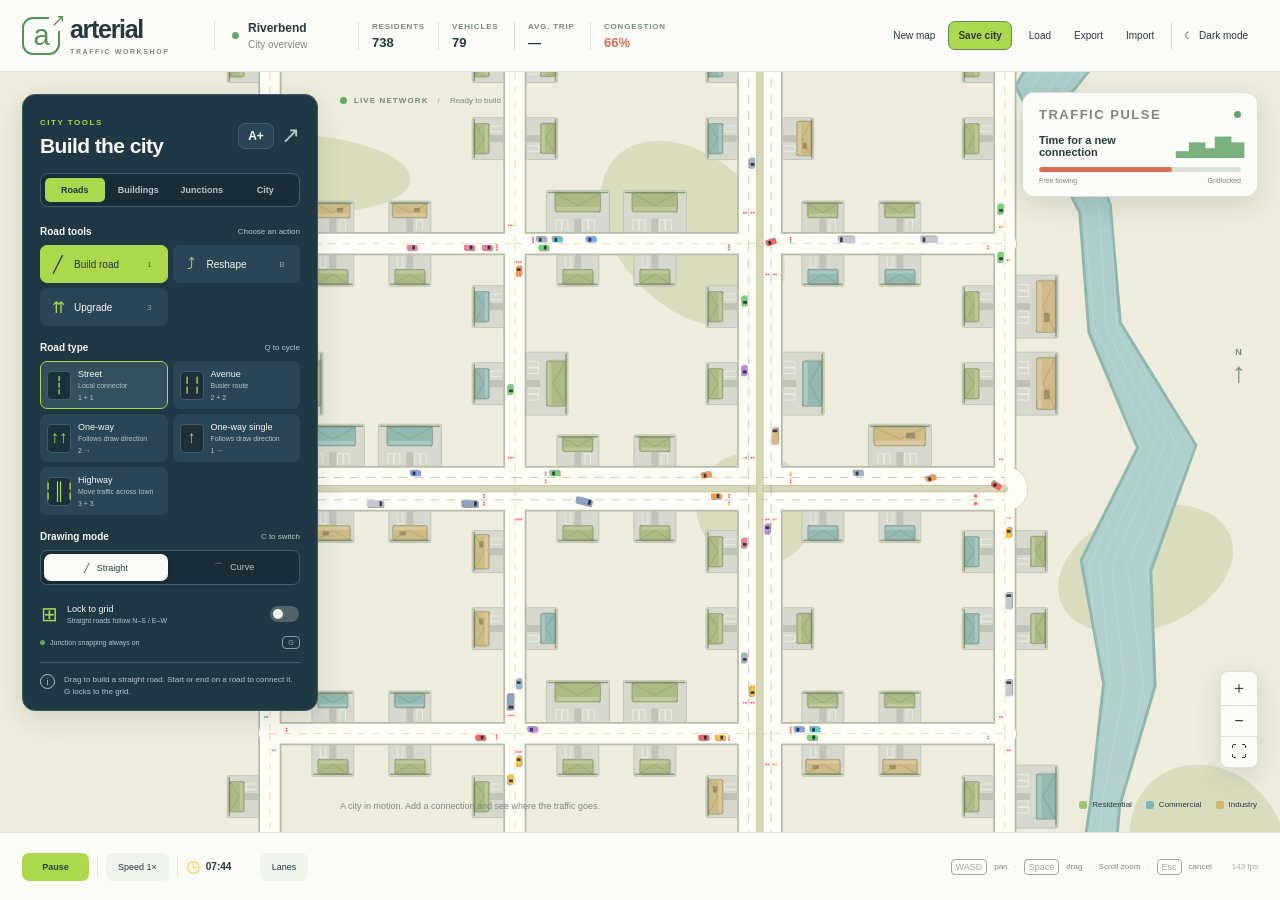
<file: index.html>
<!doctype html>
<html lang="en" data-theme="light">
<head>
  <meta charset="utf-8">
  <meta name="viewport" content="width=device-width,initial-scale=1">
  <title>Arterial — Traffic workshop</title>
  <link rel="stylesheet" href="styles.css?v=buildings-6">
  <script src="building-placement.js?v=1" defer></script>
  <script src="road-editor.js" defer></script>
  <script src="city-save.js?v=8" defer></script>
  <script src="pre-sorting.js?v=5" defer></script>
  <script src="traffic-diagnostics.js?v=1" defer></script>
  <script src="game.js?v=21" defer></script>
</head>
<body>
  <header class="topbar">
    <a class="brand" href="#" aria-label="Arterial home">
      <span class="brand-mark">a<span>↗</span></span>
      <span>arterial<small>TRAFFIC WORKSHOP</small></span>
    </a>
    <div class="session">
      <span class="live-dot"></span>
      <span>Riverbend<small>City overview</small></span>
    </div>
    <div class="city-metrics" aria-label="Live city statistics">
      <div class="city-stat population-stat"><span>Residents</span><b id="h-pop">0</b></div>
      <div class="city-stat"><span>Vehicles</span><b id="h-cars">0</b></div>
      <div class="city-stat"><span>Avg. trip</span><b id="h-trip">—</b></div>
      <div class="city-stat congestion-stat"><span>Congestion</span><b id="h-stress">0%</b></div>
    </div>
    <nav class="city-actions" aria-label="City and appearance">
      <button id="btn-new-map" title="Create a blank map">New map</button>
      <button id="btn-save" class="save-action" title="Save city in this browser">Save city</button>
      <button id="btn-load">Load</button>
      <button id="btn-export" title="Download a city backup">Export</button>
      <button id="btn-import">Import</button>
      <button id="btn-theme" class="theme" aria-label="Switch to dark mode">☾ <span>Dark mode</span></button>
    </nav>
  </header>

  <main id="stage">
    <canvas id="cv" aria-label="Traffic map. Drag to build a road. Use WASD or hold Space and drag to pan; scroll to zoom."></canvas>
    <div class="map-label"><span class="live-dot"></span> LIVE NETWORK <span class="separator">/</span> <span id="save-state">Ready to build</span></div>

    <aside id="sidebar" aria-label="City building tools">
      <div class="panel-heading">
        <div><span class="eyebrow">CITY TOOLS</span><h1>Build the city</h1></div>
        <div class="panel-heading-actions">
          <button id="btn-text-size" class="text-size-toggle" type="button" aria-label="Increase City Tools text size" aria-pressed="false" title="Increase text size">A+</button>
          <span class="panel-icon" aria-hidden="true">↗</span>
        </div>
      </div>

      <div class="category-tabs" role="group" aria-label="Tool categories">
        <button class="category-tab on" data-tool="ROAD" data-category="roads" aria-pressed="true">Roads</button>
        <button class="category-tab" data-tool="BUILDING" data-category="buildings" aria-pressed="false">Buildings</button>
        <button class="category-tab" data-tool="JUNCTION" data-category="junctions" aria-pressed="false">Junctions</button>
        <button class="category-tab" data-tool="BULLDOZE" data-category="city" aria-pressed="false">City</button>
      </div>

      <section class="category-panel" id="panel-roads" data-category-panel="roads" aria-label="Road tools">
        <div class="section-title">Road tools <span>Choose an action</span></div>
        <div class="tool-grid">
          <button data-tool="ROAD" class="tool"><span class="tool-icon">╱</span><span>Build road</span><kbd>1</kbd></button>
          <button data-tool="BEND" class="tool"><span class="tool-icon">⤴</span><span>Reshape</span><kbd>B</kbd></button>
          <button data-tool="UPGRADE" class="tool"><span class="tool-icon">⇈</span><span>Upgrade</span><kbd>3</kbd></button>
        </div>
        <section id="panel-road">
          <div class="section-title">Road type <span>Q to cycle</span></div>
          <div class="road-types">
            <button data-road="STREET"><span class="road-symbol">┆</span><span>Street<small>Local connector</small></span><em>1 + 1</em></button>
            <button data-road="AVENUE"><span class="road-symbol">╎╎</span><span>Avenue<small>Busier route</small></span><em>2 + 2</em></button>
            <button data-road="ONEWAY"><span class="road-symbol">↑↑</span><span>One-way<small>Follows draw direction</small></span><em>2 →</em></button>
            <button data-road="ONEWAY_SINGLE"><span class="road-symbol">↑</span><span>One-way single<small>Follows draw direction</small></span><em>1 →</em></button>
            <button data-road="HIGHWAY"><span class="road-symbol">╎║╎</span><span>Highway<small>Move traffic across town</small></span><em>3 + 3</em></button>
          </div>
          <div id="drawing-options">
            <div class="section-title">Drawing mode <span>C to switch</span></div>
            <div class="segmented"><button data-draw="straight">╱ &nbsp; Straight</button><button data-draw="curve">⌒ &nbsp; Curve</button></div>
            <button id="btn-grid" class="grid-toggle" aria-pressed="false">
              <span class="grid-icon">⊞</span>
              <span>Lock to grid<small>Straight roads follow N–S / E–W</small></span>
              <span class="switch"></span>
            </button>
            <div class="snap-status"><span class="live-dot"></span> Junction snapping always on <kbd>G</kbd></div>
          </div>
        </section>
      </section>

      <section class="category-panel" id="panel-buildings" data-category-panel="buildings" aria-label="Building placement" hidden>
        <div class="section-title">Place buildings <span>2 to build</span></div>
        <section id="panel-building">
          <div class="building-types" role="group" aria-label="Building type">
            <button type="button" data-building-type="R" aria-pressed="true"><i class="dot residential"></i>Residential</button>
            <button type="button" data-building-type="C" aria-pressed="false"><i class="dot commercial"></i>Commercial</button>
            <button type="button" data-building-type="I" aria-pressed="false"><i class="dot industry"></i>Industrial</button>
          </div>
          <div class="section-title">Building size <span>Parking included</span></div>
          <div class="segmented building-sizes" role="group" aria-label="Building size">
            <button type="button" data-building-size="S" aria-pressed="true">Small<small>4 × 3</small></button>
            <button type="button" data-building-size="M" aria-pressed="false">Medium<small>6 × 4</small></button>
            <button type="button" data-building-size="L" aria-pressed="false">Large<small>8 × 8</small></button>
          </div>
          <p id="building-summary" class="building-summary">4 × 3 tiles · 1 parking space</p>
          <p class="panel-note">Click beside a road to place. Drag along the same road to preview a row, then release to build. Esc or right-click cancels. Use City removal to demolish.</p>
        </section>
      </section>

      <section class="category-panel" id="panel-junctions" data-category-panel="junctions" aria-label="Junction tools" hidden>
        <div class="section-title">Manage intersections <span>Choose a tool</span></div>
        <div class="tool-list">
          <button data-tool="JUNCTION" class="tool"><span class="tool-icon">⦿</span><span>Traffic signals<small>Cycle signals, stop, and yield</small></span><kbd>4</kbd></button>
          <button data-tool="ROUNDABOUT" class="tool"><span class="tool-icon">↻</span><span>Roundabout<small>Convert or restore a junction</small></span><kbd>5</kbd></button>
          <button data-tool="PRIORITY" class="tool"><span class="tool-icon">◇</span><span>Priority road<small>Choose the approaches with right of way</small></span></button>
          <button data-tool="LANE_CONNECTIONS" class="tool"><span class="tool-icon">↗</span><span>Lane connections<small>Draw where each lane can go</small></span></button>
          <button data-tool="PRE_SORTING" class="tool"><span class="tool-icon">⇶</span><span>Pre-sorting lanes<small>Add turning lanes one side at a time</small></span></button>
        </div>
        <div id="lane-edit-controls" hidden>
          <p id="lane-edit-status" class="panel-note">Select a regular junction to show its lane connections.</p>
          <button id="btn-lane-reset" class="tool" type="button" disabled><span class="tool-icon">↶</span><span>Reset selected lane</span></button>
        </div>
        <div id="pre-sorting-controls" hidden>
          <p class="panel-note">Extra lanes on one approach</p>
          <div class="segmented" role="group" aria-label="Number of pre-sorting boxes per approach">
            <button id="btn-presort-one" type="button" aria-pressed="true">1 box</button>
            <button id="btn-presort-two" type="button" aria-pressed="false">2 boxes</button>
          </div>
          <p class="panel-note">Select a crossing, then hover an incoming arm for a green preview. Click to add lanes on that side; click it again to remove them. One adds a left-turn lane, or right if left is unavailable; two adds both where available. Changing this choice affects new placements only. Drag blue handles to set lane length.</p>
          <button id="btn-presort-remove" class="tool" type="button" disabled>Remove all pre-sorting lanes</button>
        </div>
      </section>

      <section class="category-panel" id="panel-city" data-category-panel="city" aria-label="City management" hidden>
        <div class="section-title">City management <span>Live overview</span></div>
        <button id="btn-city-removal" type="button" class="tool primary-tool" aria-pressed="false"><span class="tool-icon">×</span><span id="city-removal-label">Remove roads or buildings · Off</span><kbd>6</kbd></button>
        <p class="panel-note">Click a vehicle on the map to inspect its movement state.</p>
        <section id="car-inspector" class="car-inspector" aria-label="Selected vehicle diagnostics" hidden>
          <div class="section-title">Selected vehicle <span>Live diagnostics</span></div>
          <div class="car-debug-list">
            <div class="car-debug-row"><span>Vehicle</span><b id="car-debug-identity">—</b></div>
            <div class="car-debug-row"><span>Speed / desired</span><b id="car-debug-speed">—</b></div>
            <div class="car-debug-row"><span>Continuous stop</span><b id="car-debug-stopped">—</b></div>
            <div class="car-debug-row"><span>Current track</span><b id="car-debug-track">—</b></div>
            <div class="car-debug-row"><span>Route / next movement</span><b id="car-debug-route">—</b></div>
            <div class="car-debug-row"><span>Nearest leader</span><b id="car-debug-leader">—</b></div>
            <div class="car-debug-row"><span>Junction claim</span><b id="car-debug-claim">—</b></div>
            <div class="car-debug-row"><span>Arbiter wait reason</span><b id="car-debug-wait">—</b></div>
            <div class="car-debug-row car-debug-limiter"><span>Motion constraint · last step</span><b id="car-debug-limiter">—</b></div>
            <div class="car-debug-row"><span>Speed caps</span><b id="car-debug-speed-caps">—</b></div>
          </div>
        </section>
        <div class="stats" aria-label="City statistics">
          <span>Population<b id="s-pop">0</b></span>
          <span>Jobs<b id="s-jobs">0</b></span>
          <span>Happiness<b id="s-happy">0%</b></span>
          <span>Buildings<b id="s-bld">0</b></span>
          <span>Vehicles<b id="s-cars">0</b></span>
          <span>Average trip<b id="s-trip">—</b></span>
          <span>Congestion<b id="s-stress">0%</b></span>
          <span>Junctions / roads<b id="s-graph">0 / 0</b></span>
          <span>Queued vehicles<b id="s-queued">0</b></span>
          <span>Trips per minute<b id="s-throughput">0</b></span>
          <span>95% of trips within<b id="s-trip-p95">—</b></span>
          <span>Main queue cause<b id="s-wait-cause">—</b></span>
        </div>
        <div class="demand" aria-label="Development demand">
          <span>Housing demand<i class="track"><i id="bar-r"></i></i></span>
          <span>Shop demand<i class="track"><i id="bar-c"></i></i></span>
          <span>Industry demand<i class="track"><i id="bar-i"></i></i></span>
        </div>
        <button id="btn-restart" class="new-city">↺ &nbsp; New city</button>
      </section>

      <section class="tool-help" aria-live="polite"><span class="help-icon">i</span><p id="hint">Drag between two points to build a straight road.</p></section>
    </aside>

    <section id="hud" aria-label="Traffic overview">
      <div class="hud-heading"><span class="eyebrow">TRAFFIC PULSE</span><span class="live-dot"></span></div>
      <div class="traffic-main"><span id="flow-status">The city is moving</span><span class="pulse-lines">▂▅▃▇▅</span></div>
      <div class="flow-track"><i id="flow-fill"></i></div>
      <div class="flow-label"><span>Free flowing</span><span>Gridlocked</span></div>
    </section>

    <div class="compass" aria-label="North is up"><b>N</b><span>↑</span></div>
    <div class="map-legend"><span><i class="dot residential"></i>Residential</span><span><i class="dot commercial"></i>Commercial</span><span><i class="dot industry"></i>Industry</span></div>
    <div class="view-controls"><button id="btn-zoom-in" aria-label="Zoom in">＋</button><button id="btn-zoom-out" aria-label="Zoom out">−</button><button id="btn-fit" aria-label="Fit city in view" title="Fit city (F)">⛶</button></div>

    <div class="bottom-bar">
      <div class="sim-controls">
        <button id="btn-pause" aria-label="Pause simulation">Pause</button>
        <span class="divider"></span>
        <button id="btn-speed">Speed 1×</button>
        <span class="divider"></span>
        <div id="clock"><span id="sun">◷</span><span id="clock-t">08:00</span></div>
        <button id="btn-debug" title="Show lane routing (L)">Lanes</button>
      </div>
      <div class="navigation-hint"><kbd>WASD</kbd> pan <span>·</span> <kbd>Space</kbd> drag <span>·</span> Scroll zoom <span>·</span> <kbd>Esc</kbd> cancel</div>
      <span class="fps"><span id="h-fps">60</span> fps</span>
    </div>

    <div id="toast" role="status" aria-live="polite"></div>
    <div id="tip">A city in motion. Add a connection and see where the traffic goes.</div>
    <input id="import-file" type="file" accept="application/json,.json" hidden>
    <dialog id="load-dialog"><form method="dialog"><h2>Load a city</h2><p>Your current unsaved changes will be replaced.</p><div class="dialog-actions"><button value="cancel">Cancel</button><button id="load-manual" value="manual">Load saved city</button><button id="load-recovery" value="recovery">Load recovery</button></div></form></dialog>
    <dialog id="new-dialog"><form method="dialog"><h2 id="new-title">Start a new city?</h2><p id="new-description">Save or export first to keep your current road network.</p><div class="dialog-actions"><button value="cancel">Keep playing</button><button id="new-confirm" value="new">New city</button></div></form></dialog>
  </main>
</body>
</html>
</file>
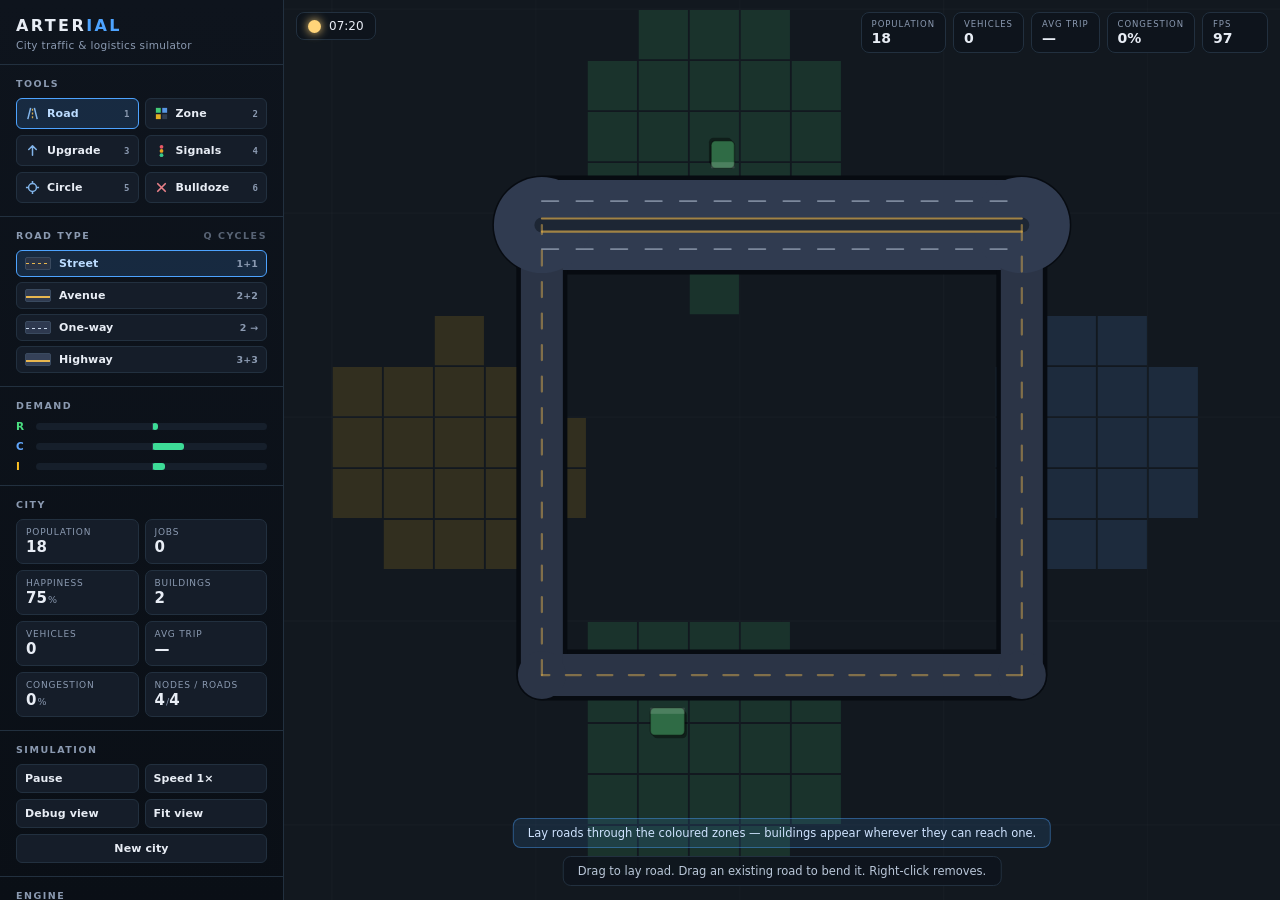
<file: arterial-original.html>
<!DOCTYPE html>
<html lang="en">
<head>
<meta charset="UTF-8">
<meta name="viewport" content="width=device-width, initial-scale=1">
<title>Arterial — City Traffic Simulator</title>
<style>
  :root{
    --bg:#070a10; --panel:#0e141d; --panel2:#151d29; --line:#22303f;
    --text:#e8edf5; --dim:#8b9ab1; --accent:#4da3ff; --good:#3ddc97;
    --warn:#ffb020; --bad:#ff5f6d;
    --zr:#4ade80; --zc:#60a5fa; --zi:#fbbf24;
  }
  *{box-sizing:border-box;margin:0;padding:0}
  html,body{height:100%}
  body{
    font-family:ui-sans-serif,system-ui,-apple-system,"Segoe UI",Roboto,sans-serif;
    background:var(--bg);color:var(--text);display:flex;overflow:hidden;
    -webkit-font-smoothing:antialiased;user-select:none;
  }

  #sidebar{
    width:284px;flex:0 0 284px;background:linear-gradient(180deg,var(--panel),#0a0f16);
    border-right:1px solid var(--line);display:flex;flex-direction:column;
    z-index:20;overflow-y:auto;scrollbar-width:thin;scrollbar-color:#22303f transparent;
  }
  #sidebar::-webkit-scrollbar{width:8px}
  #sidebar::-webkit-scrollbar-thumb{background:#22303f;border-radius:8px}

  .brand{padding:16px 16px 13px;border-bottom:1px solid var(--line)}
  .brand h1{font-size:16px;letter-spacing:.15em;text-transform:uppercase;font-weight:700}
  .brand h1 span{color:var(--accent)}
  .brand p{font-size:10.5px;color:var(--dim);margin-top:4px;letter-spacing:.03em}

  .sec{padding:13px 16px;border-bottom:1px solid var(--line)}
  .sec h2{font-size:9.5px;letter-spacing:.16em;text-transform:uppercase;color:var(--dim);margin-bottom:9px;font-weight:600}

  button{
    background:var(--panel2);color:var(--text);border:1px solid var(--line);
    padding:7px 8px;border-radius:6px;cursor:pointer;font-size:11px;font-weight:600;
    font-family:inherit;transition:.12s;letter-spacing:.01em;text-align:left;
  }
  button:hover{background:#1c2635;border-color:#31425f}
  button.on{background:rgba(77,163,255,.16);border-color:var(--accent);color:#bcdcff}

  .tools{display:grid;grid-template-columns:1fr 1fr;gap:6px}
  .tools button{display:flex;align-items:center;gap:7px}
  .tools .k{margin-left:auto;font-size:9px;color:var(--dim);font-family:ui-monospace,monospace}
  .ico{width:15px;height:15px;flex:0 0 15px;opacity:.9}

  .rt{display:flex;flex-direction:column;gap:5px}
  .rt button{display:flex;align-items:center;gap:8px;padding:6px 8px}
  .rt .swatch{width:26px;height:13px;border-radius:2px;flex:0 0 26px;position:relative;background:#2b3446;border:1px solid #3a4a5f}
  .rt .meta{margin-left:auto;font-size:9.5px;color:var(--dim);font-variant-numeric:tabular-nums}

  .zones{display:grid;grid-template-columns:1fr 1fr 1fr;gap:6px}
  .zones button{text-align:center;padding:8px 4px;font-size:10.5px;display:block}
  .zones .dot{width:11px;height:11px;border-radius:3px;margin:0 auto 5px}

  .rci{display:flex;flex-direction:column;gap:8px}
  .rci-row{display:flex;align-items:center;gap:8px;font-size:10.5px}
  .rci-row b{width:12px;font-weight:700}
  .track{flex:1;height:7px;background:#161f2b;border-radius:4px;position:relative;overflow:hidden}
  .track::after{content:'';position:absolute;left:50%;top:0;bottom:0;width:1px;background:#2c3a4d}
  .track > i{position:absolute;top:0;bottom:0;border-radius:3px;transition:all .3s}

  .stats{display:grid;grid-template-columns:1fr 1fr;gap:6px}
  .stat{background:var(--panel2);border:1px solid var(--line);border-radius:7px;padding:7px 9px}
  .stat .k{font-size:9px;letter-spacing:.09em;text-transform:uppercase;color:var(--dim)}
  .stat .v{font-size:15px;font-weight:650;font-variant-numeric:tabular-nums;margin-top:1px}
  .stat .v small{font-size:9.5px;color:var(--dim);font-weight:400;margin-left:1px}

  .row4{display:grid;grid-template-columns:1fr 1fr;gap:6px}
  .keys{display:flex;flex-direction:column;gap:5px;font-size:11px;color:#b9c6d8}
  .keys div{display:flex;gap:7px;align-items:baseline}
  kbd{background:var(--panel2);border:1px solid var(--line);border-bottom-width:2px;border-radius:4px;
      padding:1px 5px;font-size:9.5px;font-family:ui-monospace,monospace;color:#dbe4f0;flex:0 0 auto}

  #stage{flex:1;position:relative;overflow:hidden;background:#06090e}
  canvas{display:block;width:100%;height:100%}

  #hud{position:absolute;top:12px;right:12px;display:flex;gap:7px;pointer-events:none;font-variant-numeric:tabular-nums}
  .chip{background:rgba(14,20,29,.86);backdrop-filter:blur(8px);border:1px solid var(--line);border-radius:8px;padding:6px 10px;min-width:66px}
  .chip .k{font-size:8.5px;letter-spacing:.11em;text-transform:uppercase;color:var(--dim)}
  .chip .v{font-size:14px;font-weight:650;margin-top:1px}

  #clock{position:absolute;top:12px;left:12px;background:rgba(14,20,29,.86);backdrop-filter:blur(8px);
    border:1px solid var(--line);border-radius:8px;padding:6px 11px;display:flex;gap:8px;align-items:center;
    font-size:12px;pointer-events:none;font-variant-numeric:tabular-nums}
  #sun{width:13px;height:13px;border-radius:50%;box-shadow:0 0 10px currentColor;background:currentColor}

  #hint{position:absolute;left:50%;bottom:14px;transform:translateX(-50%);
    background:rgba(14,20,29,.88);border:1px solid var(--line);border-radius:8px;
    padding:7px 14px;font-size:11.5px;color:#b9c6d8;pointer-events:none;white-space:nowrap}

  #toast{position:absolute;left:50%;top:14px;transform:translateX(-50%);
    background:rgba(77,163,255,.14);border:1px solid rgba(77,163,255,.5);color:#bcdcff;
    padding:6px 13px;border-radius:8px;font-size:11.5px;font-weight:600;opacity:0;
    transition:opacity .25s;pointer-events:none;white-space:nowrap}
  #toast.show{opacity:1}

  #tip{position:absolute;left:50%;bottom:52px;transform:translateX(-50%);
    background:rgba(77,163,255,.12);border:1px solid rgba(77,163,255,.4);border-radius:8px;
    padding:7px 14px;font-size:11.5px;color:#cfe3ff;pointer-events:none;transition:opacity .5s;white-space:nowrap}
</style>
</head>
<body>

<div id="sidebar">
  <div class="brand">
    <h1>Arter<span>ial</span></h1>
    <p>City traffic &amp; logistics simulator</p>
  </div>

  <div class="sec">
    <h2>Tools</h2>
    <div class="tools">
      <button data-tool="ROAD"><svg class="ico" viewBox="0 0 16 16" fill="none"><path d="M3 14L6 2M13 14L10 2" stroke="#8ec5ff" stroke-width="1.6"/><path d="M8 3v2M8 7v2M8 11v2" stroke="#e8b64f" stroke-width="1.4"/></svg>Road<span class="k">1</span></button>
      <button data-tool="ZONE"><svg class="ico" viewBox="0 0 16 16"><rect x="2" y="2" width="5.2" height="5.2" fill="#4ade80"/><rect x="8.8" y="2" width="5.2" height="5.2" fill="#60a5fa"/><rect x="2" y="8.8" width="5.2" height="5.2" fill="#fbbf24"/><rect x="8.8" y="8.8" width="5.2" height="5.2" fill="#334155"/></svg>Zone<span class="k">2</span></button>
      <button data-tool="UPGRADE"><svg class="ico" viewBox="0 0 16 16" fill="none"><path d="M8 13V4M8 3l-4 4M8 3l4 4" stroke="#8ec5ff" stroke-width="1.6" stroke-linecap="round"/></svg>Upgrade<span class="k">3</span></button>
      <button data-tool="JUNCTION"><svg class="ico" viewBox="0 0 16 16"><circle cx="8" cy="4" r="2" fill="#ff5f6d"/><circle cx="8" cy="8.5" r="2" fill="#ffb020"/><circle cx="8" cy="13" r="2" fill="#3ddc97"/></svg>Signals<span class="k">4</span></button>
      <button data-tool="ROUNDABOUT"><svg class="ico" viewBox="0 0 16 16" fill="none"><circle cx="8" cy="8" r="4.2" stroke="#8ec5ff" stroke-width="1.6"/><path d="M8 1v2.6M8 12.4V15M1 8h2.6M12.4 8H15" stroke="#8ec5ff" stroke-width="1.6"/></svg>Circle<span class="k">5</span></button>
      <button data-tool="BULLDOZE"><svg class="ico" viewBox="0 0 16 16" fill="none"><path d="M4 4l8 8M12 4l-8 8" stroke="#ff8b93" stroke-width="1.8" stroke-linecap="round"/></svg>Bulldoze<span class="k">6</span></button>
    </div>
  </div>

  <div class="sec" id="panel-road">
    <h2>Road type <span style="float:right;opacity:.6">Q cycles</span></h2>
    <div class="rt">
      <button data-road="STREET"><span class="swatch" style="background:#2b3446"><span style="position:absolute;left:0;right:0;top:5px;height:1px;background:repeating-linear-gradient(90deg,#e8b64f 0 3px,transparent 3px 6px)"></span></span>Street<span class="meta">1+1</span></button>
      <button data-road="AVENUE"><span class="swatch" style="background:#303b50"><span style="position:absolute;left:0;right:0;top:5.5px;height:2px;background:#1d2634;border-top:1px solid #e8b64f;border-bottom:1px solid #e8b64f"></span></span>Avenue<span class="meta">2+2</span></button>
      <button data-road="ONEWAY"><span class="swatch" style="background:#2e394f"><span style="position:absolute;left:0;right:0;top:5.5px;height:1px;background:repeating-linear-gradient(90deg,#c8d6e8 0 3px,transparent 3px 6px)"></span></span>One-way<span class="meta">2 →</span></button>
      <button data-road="HIGHWAY"><span class="swatch" style="background:#354158"><span style="position:absolute;left:0;right:0;top:5.5px;height:2px;background:#1d2634;border-top:1px solid #e8b64f;border-bottom:1px solid #e8b64f"></span></span>Highway<span class="meta">3+3</span></button>
    </div>
  </div>

  <div class="sec" id="panel-zone" style="display:none">
    <h2>Zoning <span style="float:right;opacity:.6">ctrl+wheel = brush</span></h2>
    <div class="zones">
      <button data-zone="1"><span class="dot" style="background:var(--zr)"></span>Residential</button>
      <button data-zone="2"><span class="dot" style="background:var(--zc)"></span>Commercial</button>
      <button data-zone="3"><span class="dot" style="background:var(--zi)"></span>Industry</button>
    </div>
  </div>

  <div class="sec">
    <h2>Demand</h2>
    <div class="rci">
      <div class="rci-row"><b style="color:var(--zr)">R</b><span class="track"><i id="bar-r"></i></span></div>
      <div class="rci-row"><b style="color:var(--zc)">C</b><span class="track"><i id="bar-c"></i></span></div>
      <div class="rci-row"><b style="color:var(--zi)">I</b><span class="track"><i id="bar-i"></i></span></div>
    </div>
  </div>

  <div class="sec">
    <h2>City</h2>
    <div class="stats">
      <div class="stat"><div class="k">Population</div><div class="v" id="s-pop">0</div></div>
      <div class="stat"><div class="k">Jobs</div><div class="v" id="s-jobs">0</div></div>
      <div class="stat"><div class="k">Happiness</div><div class="v" id="s-happy">0<small>%</small></div></div>
      <div class="stat"><div class="k">Buildings</div><div class="v" id="s-bld">0</div></div>
      <div class="stat"><div class="k">Vehicles</div><div class="v" id="s-cars">0</div></div>
      <div class="stat"><div class="k">Avg trip</div><div class="v" id="s-trip">—</div></div>
      <div class="stat"><div class="k">Congestion</div><div class="v" id="s-stress">0<small>%</small></div></div>
      <div class="stat"><div class="k">Nodes / Roads</div><div class="v" id="s-graph">0<small>/</small>0</div></div>
    </div>
  </div>

  <div class="sec">
    <h2>Simulation</h2>
    <div class="row4">
      <button id="btn-pause">Pause</button>
      <button id="btn-speed">Speed 1×</button>
      <button id="btn-debug">Debug view</button>
      <button id="btn-fit">Fit view</button>
      <button id="btn-restart" style="grid-column:1/-1;text-align:center">New city</button>
    </div>
  </div>

  <div class="sec" style="border:none">
    <h2>Engine</h2>
    <div class="keys" style="font-size:10.5px;color:#8296ad;line-height:1.45">
      <div>Fixed 60 Hz sim · interpolated render</div>
      <div>Lane-space A* · lane changes as edges</div>
      <div>IDM car-following · MOBIL lane changing</div>
      <div>Reservation-based junction arbitration</div>
      <div>Quadratic Bézier rails · arc-length LUT</div>
    </div>
    <div class="keys" style="margin-top:10px">
      <div><kbd>Space</kbd><span>pan · <kbd>Wheel</kbd> zoom</span></div>
      <div><kbd>D</kbd><span>debug · <kbd>P</kbd> pause · <kbd>F</kbd> fit</span></div>
    </div>
  </div>
</div>

<div id="stage">
  <canvas id="cv"></canvas>
  <div id="clock"><span id="sun" style="color:#ffd479"></span><span id="clock-t">08:00</span></div>
  <div id="hud">
    <div class="chip"><div class="k">Population</div><div class="v" id="h-pop">0</div></div>
    <div class="chip"><div class="k">Vehicles</div><div class="v" id="h-cars">0</div></div>
    <div class="chip"><div class="k">Avg trip</div><div class="v" id="h-trip">—</div></div>
    <div class="chip"><div class="k">Congestion</div><div class="v" id="h-stress">0%</div></div>
    <div class="chip"><div class="k">FPS</div><div class="v" id="h-fps">60</div></div>
  </div>
  <div id="toast"></div>
  <div id="tip">Lay roads through the coloured zones — buildings appear wherever they can reach one.</div>
  <div id="hint"></div>
</div>

<script>
"use strict";
/* ═══════════════════════════════════════════════════════════════════════════
   ARTERIAL — City Traffic Simulator  (V5)
   ───────────────────────────────────────────────────────────────────────────
   A dependency-free city builder whose gameplay *is* traffic engineering.
   Zone land, lay a road network, and watch a microscopic traffic model decide
   whether your city breathes or chokes. Nothing here is a sprite or a tile:
   every vehicle is integrated against a parametric rail, every junction is
   arbitrated, every trip is routed.

   Architecture
   ────────────
   §1  Math & road spec   Vec2, seeded RNG, quadratic Bézier `Path` with an
                          arc-length LUT; the road-type registry that drives
                          lane counts, widths, medians and speed limits.
   §2  Road graph         Node/Edge authoring layer → Lane/Connector simulation
                          layer. An N-lane road emits N directed lanes per
                          direction; every junction synthesises turn-lane
                          connectors (right turns from the kerb lane, lefts
                          from the median lane, through movements lane-to-lane)
                          plus a precomputed conflict matrix.
   §3  Roundabouts        Not a special case in the simulator: converting a
                          junction rewrites the graph into a one-way ring of
                          nodes, so lanes, routing, IDM and arbitration all
                          work unchanged.
   §4  Routing            A* in lane space. Lane changes are first-class
                          weighted transitions, so a route can say "be in the
                          left lane by the time you reach that junction".
   §5  Vehicles           Intelligent Driver Model longitudinally, MOBIL
                          laterally, with mandatory merges toward the lane the
                          route requires and lateral interpolation so a lane
                          change is a manoeuvre rather than a teleport.
   §6  Junctions          Signal / stop / yield control, reservation-based
                          right-of-way against the conflict matrix, priority
                          for ring traffic, and don't-block-the-box.
   §7  City               Zone painting, buildings that develop on their own
                          where there is road access, level up when their trips
                          are served quickly and abandon when they are not.
                          RCI demand, population, jobs, happiness. No failure.
   §8  Camera / render    Matrix pan-zoom, day-night cycle, road markings,
                          debug overlay.
   §9  Loop               Fixed 60 Hz integration decoupled from rAF with
                          render-side interpolation.
   ═══════════════════════════════════════════════════════════════════════════ */

/* ─────────────────────────────  §1  CONFIG  ───────────────────────────── */

const CFG = {
  WORLD_W: 3000, WORLD_H: 2000,

  LANE_W: 11,               // width of a single traffic lane
  CAR_L: 15, CAR_W: 8,
  TRUCK_L: 24, TRUCK_W: 9.5,

  // Intelligent Driver Model  (px, px/s, px/s²)
  IDM_A: 95, IDM_B: 135, IDM_T: 0.9, IDM_S0: 6, IDM_DELTA: 4,
  A_LAT: 1100,              // lateral accel budget → curve speed cap √(a·R)
  LOOKAHEAD: 280,

  // MOBIL lane changing
  MOBIL_P: 0.22,            // politeness
  MOBIL_TH: 12,             // switching threshold (px/s²)
  MOBIL_BSAFE: 190,         // max deceleration we may impose on a new follower
  KEEP_RIGHT: 6,            // bias toward the kerb lane (px/s²)
  CHANGE_CD: 1.4,           // seconds between lane changes
  CHANGE_TIME: 0.85,        // seconds of lateral travel

  // junctions
  CONFLICT_R: 14,
  STOPLINE: 2,
  GREEN_TIME: 8.5, AMBER_TIME: 1.2,
  BOX_CLEAR: 10,
  YIELD_LOOK: 78,           // how far up a priority lane a yielding car looks
  STOP_V: 7,                // must be slower than this to clear a stop sign

  // city
  CELL: 34,                 // zoning grid resolution
  BUILD_EVERY: 0.85,        // seconds between development attempts
  ROAD_NEAR: 34, ROAD_FAR: 96,   // a cell needs a road within this band
  MAX_CARS: 240,
  TRIP_R: 58,               // seconds between trips from a level-1 home
  TRIP_I: 105,               // seconds between freight runs from a level-1 plant
  VISIT_TIME: 3.0,
  DAY_LENGTH: 240,          // seconds per in-game day
  LEVEL_UP: 0.72, LEVEL_DOWN: 0.3,  // service score thresholds
  ABANDON_TIME: 45,         // seconds of starvation before a building dies
};

const LW = CFG.LANE_W;

/* Road types. `lanes` is per direction. Everything downstream — geometry,
   capacity, connector rules, rendering, cost — reads from this table. */
const ROADS = {
  STREET:  { key:'STREET',  name:'Street',    lanes:1, oneway:false, median:0,   speed:  92, cost:1.0,  surf:'#2b3446', mark:'dash' },
  AVENUE:  { key:'AVENUE',  name:'Avenue',    lanes:2, oneway:false, median:5,   speed: 128, cost:2.4,  surf:'#303b50', mark:'median' },
  HIGHWAY: { key:'HIGHWAY', name:'Highway',   lanes:3, oneway:false, median:9,   speed: 186, cost:4.4,  surf:'#354158', mark:'median' },
  ONEWAY:  { key:'ONEWAY',  name:'One-way',   lanes:2, oneway:true,  median:0,   speed: 112, cost:1.7,  surf:'#2e394f', mark:'arrow' },
  RING:    { key:'RING',    name:'Roundabout',lanes:1, oneway:true,  median:0,   speed:  62, cost:0.0,  surf:'#303b50', mark:'arrow' },
};
const ROAD_ORDER = ['STREET', 'AVENUE', 'ONEWAY', 'HIGHWAY'];

function roadHalfWidth(spec) {
  return spec.oneway ? (spec.lanes * LW) / 2 + 3 : spec.median + spec.lanes * LW + 3;
}
/** Lateral offset of lane `idx` (0 = kerb/right lane, n-1 = median lane). */
function laneOffset(spec, idx) {
  const base = spec.oneway ? -(spec.lanes * LW) / 2 : spec.median;
  return base + (spec.lanes - 1 - idx + 0.5) * LW;
}

/* ─────────────────────────────  math  ───────────────────────────── */

const TAU = Math.PI * 2;
const clamp = (v, a, b) => v < a ? a : v > b ? b : v;
const lerp = (a, b, t) => a + (b - a) * t;
const fmtT = s => `${Math.floor(s / 60)}:${String(Math.floor(s % 60)).padStart(2, '0')}`;

const V = {
  add: (a, b) => ({ x: a.x + b.x, y: a.y + b.y }),
  sub: (a, b) => ({ x: a.x - b.x, y: a.y - b.y }),
  mul: (a, k) => ({ x: a.x * k, y: a.y * k }),
  mix: (a, b, t) => ({ x: a.x + (b.x - a.x) * t, y: a.y + (b.y - a.y) * t }),
  len: a => Math.hypot(a.x, a.y),
  dist: (a, b) => Math.hypot(a.x - b.x, a.y - b.y),
  dist2: (a, b) => (a.x - b.x) ** 2 + (a.y - b.y) ** 2,
  norm: a => { const l = Math.hypot(a.x, a.y) || 1; return { x: a.x / l, y: a.y / l }; },
  rn: a => ({ x: -a.y, y: a.x }),          // right-hand normal (screen y-down)
  dot: (a, b) => a.x * b.x + a.y * b.y,
  cross: (a, b) => a.x * b.y - a.y * b.x,
};

function angDiff(a, b) {
  let d = (b - a) % TAU;
  if (d > Math.PI) d -= TAU;
  if (d < -Math.PI) d += TAU;
  return d;
}

/** mulberry32 — reproducible maps make bugs reproducible. */
function makeRNG(seed) {
  let s = seed >>> 0;
  return function () {
    s = (s + 0x6D2B79F5) >>> 0;
    let t = Math.imul(s ^ (s >>> 15), 1 | s);
    t = (t + Math.imul(t ^ (t >>> 7), 61 | t)) ^ t;
    return ((t ^ (t >>> 14)) >>> 0) / 4294967296;
  };
}

function lineX(p, d, q, e) {
  const den = V.cross(d, e);
  if (Math.abs(den) < 1e-6) return null;
  const t = V.cross(V.sub(q, p), e) / den;
  return { x: p.x + d.x * t, y: p.y + d.y * t };
}

function segClosest(p, a, b) {
  const ab = V.sub(b, a);
  const l2 = ab.x * ab.x + ab.y * ab.y;
  const t = l2 < 1e-9 ? 0 : clamp(V.dot(V.sub(p, a), ab) / l2, 0, 1);
  const c = { x: a.x + ab.x * t, y: a.y + ab.y * t };
  return { d: V.dist(p, c), t, c };
}

function segX(a, b, c, d) {
  const s1 = V.cross(V.sub(b, a), V.sub(c, a));
  const s2 = V.cross(V.sub(b, a), V.sub(d, a));
  const s3 = V.cross(V.sub(d, c), V.sub(a, c));
  const s4 = V.cross(V.sub(d, c), V.sub(b, c));
  return (s1 > 0) !== (s2 > 0) && (s3 > 0) !== (s4 > 0);
}

/* ───────────────────  Path — quadratic Bézier rail  ───────────────────
   Every drivable surface is one of these: a straight is just a Bézier whose
   control point sits on the chord, so lanes, bends, turn arcs and roundabout
   rings all share a single set of kinematics.

   The arc-length LUT is what makes the motion honest — advancing `s` by v·dt
   covers the same ground on a straight as in the tightest part of a curve. */

class Path {
  constructor(p0, p1, p2) { this.p0 = p0; this.p1 = p1; this.p2 = p2; this._lut(); }
  static line(a, b) { return new Path(a, V.mix(a, b, 0.5), b); }

  point(t) {
    const u = 1 - t, a = u * u, b = 2 * u * t, c = t * t;
    return { x: a * this.p0.x + b * this.p1.x + c * this.p2.x,
             y: a * this.p0.y + b * this.p1.y + c * this.p2.y };
  }
  deriv(t) {
    const u = 1 - t;
    return { x: 2 * (u * (this.p1.x - this.p0.x) + t * (this.p2.x - this.p1.x)),
             y: 2 * (u * (this.p1.y - this.p0.y) + t * (this.p2.y - this.p1.y)) };
  }
  tangent(t) {
    let d = this.deriv(t);
    if (Math.abs(d.x) < 1e-7 && Math.abs(d.y) < 1e-7) d = V.sub(this.p2, this.p0);
    return V.norm(d);
  }
  _lut() {
    const N = Path.LUT_N;
    this.lut = new Float64Array(N + 1);
    let prev = this.point(0), acc = 0;
    for (let i = 1; i <= N; i++) {
      const p = this.point(i / N);
      acc += Math.hypot(p.x - prev.x, p.y - prev.y);
      this.lut[i] = acc; prev = p;
    }
    this.length = Math.max(acc, 1e-4);
  }
  tAt(s) {
    const L = this.lut, N = Path.LUT_N;
    if (s <= 0) return 0;
    if (s >= this.length) return 1;
    let lo = 0, hi = N;
    while (hi - lo > 1) { const m = (lo + hi) >> 1; if (L[m] <= s) lo = m; else hi = m; }
    const seg = L[hi] - L[lo];
    return (lo + (seg < 1e-9 ? 0 : (s - L[lo]) / seg)) / N;
  }
  pos(s) { return this.point(this.tAt(s)); }
  dir(s) { return this.tangent(this.tAt(s)); }

  sub(t0, t1) {
    const left = (p0, p1, p2, t) => {
      const a = V.mix(p0, p1, t), b = V.mix(p1, p2, t);
      return [p0, a, V.mix(a, b, t)];
    };
    const right = (p0, p1, p2, t) => {
      const a = V.mix(p0, p1, t), b = V.mix(p1, p2, t);
      return [V.mix(a, b, t), b, p2];
    };
    let [a0, a1, a2] = left(this.p0, this.p1, this.p2, t1);
    const tt = t1 < 1e-9 ? 0 : t0 / t1;
    [a0, a1, a2] = right(a0, a1, a2, tt);
    return new Path(a0, a1, a2);
  }
  trim(sStart, sEnd) {
    const usable = this.length - sStart - sEnd;
    if (usable < 6) {                       // degenerate: keep a sliver
      const c = this.length / 2, h = Math.max(3, this.length * 0.15);
      return this.sub(this.tAt(c - h), this.tAt(c + h));
    }
    return this.sub(this.tAt(sStart), this.tAt(this.length - sEnd));
  }
  /** Parallel offset: shift endpoints along their normals and re-derive the
      control point from the intersection of the offset tangents. */
  offset(d) {
    if (Math.abs(d) < 1e-6) return new Path(this.p0, this.p1, this.p2);
    const t0 = this.tangent(0), t1 = this.tangent(1);
    const n0 = V.rn(t0), n1 = V.rn(t1);
    const q0 = V.add(this.p0, V.mul(n0, d));
    const q2 = V.add(this.p2, V.mul(n1, d));
    let q1 = lineX(q0, t0, q2, t1);
    if (!q1 || !isFinite(q1.x) || V.dist(q1, this.p1) > 600) {
      q1 = V.add(this.p1, V.mul(V.norm(V.add(n0, n1)), d));
    }
    return new Path(q0, q1, q2);
  }
  radius(t = 0.5) {
    const d = this.deriv(t);
    const dd = { x: 2 * (this.p2.x - 2 * this.p1.x + this.p0.x),
                 y: 2 * (this.p2.y - 2 * this.p1.y + this.p0.y) };
    const den = Math.abs(V.cross(d, dd));
    return den < 1e-6 ? Infinity : Math.pow(d.x * d.x + d.y * d.y, 1.5) / den;
  }
  /** Nearest arc position to a world point (coarse sample + refine). */
  nearest(p) {
    let bs = 0, bd = Infinity;
    const N = 16;
    for (let i = 0; i <= N; i++) {
      const s = this.length * i / N;
      const d = V.dist2(this.pos(s), p);
      if (d < bd) { bd = d; bs = s; }
    }
    let step = this.length / N / 2;
    for (let k = 0; k < 5; k++) {
      for (const c of [bs - step, bs + step]) {
        const s = clamp(c, 0, this.length);
        const d = V.dist2(this.pos(s), p);
        if (d < bd) { bd = d; bs = s; }
      }
      step /= 2;
    }
    return { s: bs, d: Math.sqrt(bd) };
  }
  stroke(ctx) {
    ctx.moveTo(this.p0.x, this.p0.y);
    ctx.quadraticCurveTo(this.p1.x, this.p1.y, this.p2.x, this.p2.y);
  }
}
Path.LUT_N = 22;

/* ─────────────────────────  §2  ROAD GRAPH  ─────────────────────────
   Authoring layer: Nodes and Edges — what the player draws.
   Simulation layer: Lanes and Connectors — a directed rail network.
   An N-lane road emits N directed Lanes per direction; every Node synthesises
   the legal turn movements between them as Connectors. Both are `Track`s, so a
   car crossing a junction runs exactly the same integration code as one on a
   straight.                                                                  */

let _id = 0, _ringSeq = 0;
const uid = () => ++_id;

class Track {
  constructor(path) {
    this.id = uid();
    this.path = path;
    this.length = path.length;
    this.vehicles = [];      // rebuilt and sorted by `s` every tick
    this.load = 0;           // smoothed occupancy → routing cost + heat map
  }
  pos(s) { return this.path.pos(clamp(s, 0, this.length)); }
  dir(s) { return this.path.dir(clamp(s, 0, this.length)); }
  leaderAfter(s, skip) {
    const a = this.vehicles;
    for (let i = 0; i < a.length; i++) if (a[i] !== skip && a[i].s > s) return a[i];
    return null;
  }
  followerBefore(s, skip) {
    const a = this.vehicles;
    for (let i = a.length - 1; i >= 0; i--) if (a[i] !== skip && a[i].s <= s) return a[i];
    return null;
  }
  firstVehicle() { return this.vehicles.length ? this.vehicles[0] : null; }
}

class Lane extends Track {
  constructor(edge, forward, idx, path) {
    super(path);
    this.kind = 'LANE';
    this.edge = edge;
    this.forward = forward;
    this.idx = idx;
    this.from = forward ? edge.n1 : edge.n2;
    this.to = forward ? edge.n2 : edge.n1;
    this.offset = laneOffset(edge.spec, idx);
    const r = path.radius(0.5);
    this.speedLimit = Math.min(edge.spec.speed, isFinite(r) ? Math.sqrt(CFG.A_LAT * r) : Infinity);
    this.buildings = [];     // developed lots that use this lane as their kerb
  }
  get siblings() { return this.forward ? this.edge.fwd : this.edge.bwd; }
}

class Connector extends Track {
  constructor(node, fromLane, toLane, path, turn) {
    super(path);
    this.kind = 'CONN';
    this.node = node;
    this.fromLane = fromLane;
    this.toLane = toLane;
    this.from = node; this.to = node;
    this.turn = turn;
    this.conflicts = [];
    // ring traffic outranks everything; otherwise the wider road has priority
    this.priority = fromLane.edge.type === 'RING' ? 3 : fromLane.edge.spec.lanes;
    const r = path.radius(0.5);
    this.speedLimit = Math.max(26, Math.min(fromLane.edge.spec.speed * 0.75,
      isFinite(r) ? Math.sqrt(CFG.A_LAT * r) : Infinity));
  }
}

class GNode {
  constructor(x, y) {
    this.id = uid();
    this.x = x; this.y = y;
    this.edges = [];
    this.lanesIn = []; this.lanesOut = [];
    this.connectors = [];
    this.connMap = new Map();
    this.occ = new Map();            // connectorId → cars claiming it
    this.signal = null;
    this.control = 'YIELD';          // SIGNAL | STOP | YIELD
    this.r = 14;
    this.isRing = false;
    this.ringId = 0;
    this.born = 0;
  }
  get pos() { return { x: this.x, y: this.y }; }
  get degree() { return this.edges.length; }
}

class Edge {
  constructor(n1, n2, type, bend) {
    this.id = uid();
    this.n1 = n1; this.n2 = n2;
    this.type = type || 'STREET';
    this.bend = bend || 0;
    this.isBridge = false;
    this.fwd = []; this.bwd = [];
    this.born = 0;
  }
  get spec() { return ROADS[this.type]; }
  get halfWidth() { return roadHalfWidth(this.spec); }
  get width() { return this.halfWidth * 2; }
  get lanes() { return this.bwd.length ? this.fwd.concat(this.bwd) : this.fwd; }
  other(n) { return n === this.n1 ? this.n2 : this.n1; }
  groupFrom(n) { return n === this.n1 ? this.fwd : this.bwd; }
  get chord() { return V.dist(this.n1.pos, this.n2.pos); }

  build() {
    const a = this.n1.pos, b = this.n2.pos;
    const mid = V.mix(a, b, 0.5);
    const nrm = V.rn(V.norm(V.sub(b, a)));
    const ctrl = { x: mid.x + nrm.x * this.bend * 2, y: mid.y + nrm.y * this.bend * 2 };
    this.centre = new Path(a, ctrl, b);
    const back = new Path(b, ctrl, a);
    const sp = this.spec;
    this.fwd = []; this.bwd = [];
    for (let i = 0; i < sp.lanes; i++) {
      this.fwd.push(new Lane(this, true, i,
        this.centre.offset(laneOffset(sp, i)).trim(this.n1.r, this.n2.r)));
    }
    if (!sp.oneway) {
      for (let i = 0; i < sp.lanes; i++) {
        this.bwd.push(new Lane(this, false, i,
          back.offset(laneOffset(sp, i)).trim(this.n2.r, this.n1.r)));
      }
    }
    this.buildMarkings();
  }

  /** Offset paths for road markings are geometry, not per-frame work: build
      them once here instead of re-deriving an arc-length LUT every frame. */
  buildMarkings() {
    const sp = this.spec, n = sp.lanes;
    const dividers = [], medians = [], rails = [];
    const base = sp.oneway ? -(n * LW) / 2 : sp.median;
    for (const sign of sp.oneway ? [1] : [1, -1]) {
      for (let k = 1; k < n; k++) dividers.push(this.centre.offset((base + k * LW) * sign));
    }
    if (sp.mark === 'median') for (const s of [-1, 1]) medians.push(this.centre.offset(s * (sp.median - 0.6)));
    if (this.isBridge) for (const s of [-1, 1]) rails.push(this.centre.offset(s * (this.halfWidth + 1.5)));
    this.marks = { dividers, medians, rails };
  }
  get cost() { return this.centre ? this.centre.length * this.spec.cost : 0; }
}

/* ───────────────  turn-lane rules  ───────────────
   Which inbound lane may feed which outbound lane. Right turns come off the
   kerb lane, lefts off the median lane, and through movements map lane for
   lane (collapsing onto the outermost lane when the road narrows). This is
   what makes multi-lane roads behave like roads instead of wide streets. */

function lanePairs(nIn, nOut, turn) {
  const out = [];
  const push = (a, b) => {
    a = clamp(a, 0, nIn - 1); b = clamp(b, 0, nOut - 1);
    if (!out.some(p => p[0] === a && p[1] === b)) out.push([a, b]);
  };
  if (turn > 0.45) {                       // right turn (screen-space clockwise)
    push(0, 0);
    if (nIn >= 3 && nOut >= 2) push(1, 1);
  } else if (turn < -0.45) {                // left turn
    push(nIn - 1, nOut - 1);
    if (nIn >= 3 && nOut >= 2) push(nIn - 2, nOut - 2);
  } else {                                  // through
    for (let i = 0; i < nIn; i++) push(i, Math.min(i, nOut - 1));
  }
  return out;
}

function approachGroups(lanes) {
  const m = new Map();
  for (const l of lanes) {
    const k = l.edge.id + ':' + (l.forward ? 1 : 0);
    let g = m.get(k);
    if (!g) m.set(k, g = { edge: l.edge, forward: l.forward, lanes: [] });
    g.lanes.push(l);
  }
  for (const g of m.values()) g.lanes.sort((a, b) => a.idx - b.idx);
  return [...m.values()];
}

function buildConnectors(node) {
  node.connectors = [];
  node.connMap.clear();
  node.lanesIn = []; node.lanesOut = [];
  for (const e of node.edges) {
    for (const l of e.lanes) {
      if (l.to === node) node.lanesIn.push(l);
      if (l.from === node) node.lanesOut.push(l);
    }
  }
  const inG = approachGroups(node.lanesIn);
  const outG = approachGroups(node.lanesOut);
  const deadEnd = node.degree <= 1;

  for (const gi of inG) {
    const li0 = gi.lanes[0];
    const d0 = li0.path.tangent(1);
    const h0 = Math.atan2(d0.y, d0.x);
    for (const go of outG) {
      if (gi.edge === go.edge && !deadEnd) continue;      // no mid-network U-turns
      const lo0 = go.lanes[0];
      const d1 = lo0.path.tangent(0);
      const turn = angDiff(h0, Math.atan2(d1.y, d1.x));
      for (const [ia, ib] of lanePairs(gi.lanes.length, go.lanes.length, turn)) {
        makeConnector(node, gi.lanes[ia], go.lanes[ib], turn);
      }
    }
  }
  computeConflicts(node);
  buildSignal(node);
}

function makeConnector(node, li, lo, turn) {
  const p0 = li.path.p2, t0 = li.path.tangent(1);
  const p2 = lo.path.p0, t1 = lo.path.tangent(0);
  let c;
  if (V.dot(t0, t1) < -0.55) {                            // near reversal: loop it
    c = V.add(V.mix(p0, p2, 0.5), V.mul(t0, Math.max(V.dist(p0, p2), 20) * 0.8));
  } else {
    c = lineX(p0, t0, p2, t1);
    if (!c || V.dot(V.sub(c, p0), t0) <= 0 || V.dot(V.sub(p2, c), t1) <= 0 ||
        V.dist(c, p0) > 500) c = V.mix(p0, p2, 0.5);
  }
  const conn = new Connector(node, li, lo, new Path(p0, c, p2), turn);
  node.connectors.push(conn);
  node.connMap.set(li.id + '>' + lo.id, conn);
}

/** Two connectors conflict if their rails cross. Connectors sharing an inbound
    lane are exempt (those cars queue behind one another); connectors sharing an
    outbound lane always conflict, because that is a merge. */
function computeConflicts(node) {
  const cs = node.connectors;
  for (const c of cs) c.conflicts = [];
  const S = 7, R2 = CFG.CONFLICT_R * CFG.CONFLICT_R;
  const pts = cs.map(c => {
    const a = [];
    for (let i = 0; i <= S; i++) a.push(c.path.pos(c.length * i / S));
    return a;
  });
  const box = pts.map(a => {
    let x0 = Infinity, y0 = Infinity, x1 = -Infinity, y1 = -Infinity;
    for (const p of a) { x0 = Math.min(x0, p.x); y0 = Math.min(y0, p.y); x1 = Math.max(x1, p.x); y1 = Math.max(y1, p.y); }
    return { x0: x0 - CFG.CONFLICT_R, y0: y0 - CFG.CONFLICT_R, x1: x1 + CFG.CONFLICT_R, y1: y1 + CFG.CONFLICT_R };
  });
  for (let i = 0; i < cs.length; i++) {
    for (let j = i + 1; j < cs.length; j++) {
      const a = cs[i], b = cs[j];
      if (a.fromLane === b.fromLane) continue;
      let hit = a.toLane === b.toLane;
      if (!hit) {
        const A = box[i], B = box[j];
        if (A.x1 < B.x0 || B.x1 < A.x0 || A.y1 < B.y0 || B.y1 < A.y0) continue;
        outer:
        for (const p of pts[i]) for (const q of pts[j]) {
          if (V.dist2(p, q) < R2) { hit = true; break outer; }
        }
      }
      if (hit) { a.conflicts.push(b); b.conflicts.push(a); }
    }
  }
}

/** Cluster approaches into two opposing phases using the doubled-angle trick,
    so headings 180° apart share a phase. */
function buildSignal(node) {
  if (node.control !== 'SIGNAL' || node.degree < 3) { node.signal = null; return; }
  const prev = node.signal;
  const group = new Map();
  let ref = null;
  for (const g of approachGroups(node.lanesIn)) {
    const d = g.lanes[0].dir(g.lanes[0].length);
    const axis = ((Math.atan2(d.y, d.x) % Math.PI) + Math.PI) % Math.PI;
    if (ref === null) ref = axis;
    let dd = Math.abs(axis - ref);
    dd = Math.min(dd, Math.PI - dd);
    const ph = dd < Math.PI / 4 ? 0 : 1;
    for (const l of g.lanes) group.set(l.id, ph);
  }
  const phases = new Set(group.values()).size || 1;
  node.signal = {
    group, phases,
    idx: prev ? prev.idx % phases : 0,
    timer: prev ? prev.timer : Math.random() * CFG.GREEN_TIME,
    amber: false,
  };
}

function nodeRadius(n) {
  let hw = 11;
  for (const e of n.edges) hw = Math.max(hw, e.halfWidth);
  // ring nodes stay tight, otherwise a wide arm would over-trim the ring itself
  if (n.isRing) return clamp(hw * 0.7 + 2, 9, 24);
  return clamp(hw * 1.12 + 3 + Math.max(0, n.degree - 2) * 2.2, 13, 78);
}

/* ─────────────────────────  network mutation  ───────────────────────── */

const NET = {
  nodes: [], edges: [],

  addNode(x, y) {
    const n = new GNode(x, y);
    n.born = W ? W.time : 0;
    this.nodes.push(n);
    return n;
  },

  findEdge(a, b) {
    return this.edges.find(e => (e.n1 === a && e.n2 === b) || (e.n1 === b && e.n2 === a));
  },

  canConnect(a, b, type) {
    if (a === b || this.findEdge(a, b)) return false;
    const spec = ROADS[type] || ROADS.STREET;
    const need = nodeRadius(a) + nodeRadius(b) + roadHalfWidth(spec) + 16;
    return V.dist(a.pos, b.pos) > Math.max(need, 46);
  },

  addEdge(a, b, type = 'STREET', bend = 0) {
    if (a === b || this.findEdge(a, b)) return null;
    const e = new Edge(a, b, type, bend);
    e.born = W ? W.time : 0;
    this.edges.push(e);
    a.edges.push(e); b.edges.push(e);
    e.isBridge = crossesWater(a.pos, b.pos);
    this.rebuildAround([a, b]);
    return e;
  },

  removeEdge(e) {
    const i = this.edges.indexOf(e);
    if (i < 0) return;
    this.edges.splice(i, 1);
    e.n1.edges.splice(e.n1.edges.indexOf(e), 1);
    e.n2.edges.splice(e.n2.edges.indexOf(e), 1);
    const dead = new Set(e.lanes.map(l => l.id));
    for (const b of CITY.buildings) if (b.edge === e) b.edge = null;
    for (const v of W.cars) {
      if (v.track && dead.has(v.track.id)) v.dead = true;
      else if (v.route && v.route.some(t => dead.has(t.id))) v.needsReroute = true;
    }
    this.rebuildAround([e.n1, e.n2]);
    this.prune();
  },

  setType(e, type) {
    if (e.type === 'RING' || type === 'RING') return;
    e.type = type;
    if (Math.abs(e.bend) > e.chord * 0.4) e.bend = Math.sign(e.bend) * e.chord * 0.4;
    this.rebuildAround([e.n1, e.n2]);
    this.reattachAll();
  },

  /** Recompute node radii, rebuild affected edge geometry, then resynthesise
      the connector sets of every node those edges touch. */
  rebuildAround(nodes) {
    const seed = new Set(nodes);
    for (const n of seed) n.r = nodeRadius(n);
    const edges = new Set();
    for (const n of seed) for (const e of n.edges) edges.add(e);
    for (const e of edges) e.build();
    const all = new Set(seed);
    for (const e of edges) { all.add(e.n1); all.add(e.n2); }
    for (const n of all) buildConnectors(n);
    this.dirty = true;
  },

  rebuildAll() {
    for (const n of this.nodes) n.r = nodeRadius(n);
    for (const e of this.edges) e.build();
    for (const n of this.nodes) buildConnectors(n);
    this.dirty = true;
  },

  prune() {
    const gone = this.nodes.filter(n => n.degree === 0);
    if (!gone.length) return;
    const set = new Set(gone);
    this.nodes = this.nodes.filter(n => !set.has(n));
  },

  connector(inLane, outLane) {
    return inLane.to.connMap.get(inLane.id + '>' + outLane.id) || null;
  },

  /** Insert a junction partway along a road, splitting it into two. */
  splitEdge(e, s) {
    if (e.type === 'RING') return null;
    const t = e.centre.tAt(clamp(s, 20, e.centre.length - 20));
    const p = e.centre.point(t);
    const left = e.centre.sub(0, t), right = e.centre.sub(t, 1);
    const bendOf = path => {
      const mid = V.mix(path.p0, path.p2, 0.5);
      const nrm = V.rn(V.norm(V.sub(path.p2, path.p0)));
      return V.dot(V.sub(path.p1, mid), nrm) / 2;
    };
    const n1 = e.n1, n2 = e.n2, type = e.type;
    const b1 = bendOf(left), b2 = bendOf(right);
    this.removeEdge(e);
    const mid = this.addNode(p.x, p.y);
    mid.control = 'YIELD';
    const e1 = this.addEdge(n1, mid, type, b1);
    const e2 = this.addEdge(mid, n2, type, b2);
    if (!e1 && !e2) { this.prune(); return null; }
    this.reattachAll();
    return mid;
  },

  reattachAll() { CITY.reattachDirty = true; },

  /* ── roundabouts: a graph rewrite, not a simulation special case ── */

  makeRoundabout(node, R) {
    if (node.isRing || node.degree < 3) return false;
    const cx = node.x, cy = node.y;
    const arms = node.edges.map(e => {
      const o = e.other(node);
      const ref = e.centre ? e.centre.pos(e.n1 === node ? Math.min(40, e.centre.length) : Math.max(0, e.centre.length - 40)) : o.pos;
      return { e, a: Math.atan2(ref.y - cy, ref.x - cx) };
    }).sort((p, q) => p.a - q.a);

    const ringId = ++_ringSeq;
    const slots = [];        // {angle, arm|null}
    const k = arms.length;
    for (let i = 0; i < k; i++) {
      slots.push({ a: arms[i].a, arm: arms[i].e });
      // subdivide long spans so each quadratic stays a good circular arc
      const next = i + 1 < k ? arms[i + 1].a : arms[0].a + TAU;
      const span = next - arms[i].a;
      const m = Math.max(1, Math.ceil(span / 1.5));
      for (let j = 1; j < m; j++) slots.push({ a: arms[i].a + span * j / m, arm: null });
    }

    const rn = slots.map(s => {
      const n = this.addNode(cx + Math.cos(s.a) * R, cy + Math.sin(s.a) * R);
      n.isRing = true; n.ringId = ringId; n.control = 'YIELD';
      return n;
    });

    // rewire each arm onto its ring node
    slots.forEach((s, i) => {
      if (!s.arm) return;
      const e = s.arm;
      if (e.n1 === node) e.n1 = rn[i]; else e.n2 = rn[i];
      node.edges.splice(node.edges.indexOf(e), 1);
      rn[i].edges.push(e);
    });

    // one-way ring edges, circulating counter-clockwise on screen
    const m = slots.length;
    for (let i = 0; i < m; i++) {
      const j = (i - 1 + m) % m;
      let sweep = slots[i].a - slots[j].a;
      while (sweep <= 0) sweep += TAU;
      const A = rn[i].pos, B = rn[j].pos;
      const mid = V.mix(A, B, 0.5);
      const dir = V.norm(V.sub(B, A));
      const outward = V.norm({ x: mid.x - cx, y: mid.y - cy });
      const mag = R * (1 / Math.cos(sweep / 2) - Math.cos(sweep / 2)) / 2;
      const bend = Math.sign(V.dot(V.rn(dir), outward) || 1) * mag;
      this.addEdge(rn[i], rn[j], 'RING', bend);
    }

    const idx = this.nodes.indexOf(node);
    if (idx >= 0) this.nodes.splice(idx, 1);
    W.rings.set(ringId, { cx, cy, R, nodes: rn, hw: roadHalfWidth(ROADS.RING) });
    this.rebuildAround(rn);
    this.reattachAll();
    for (const c of W.cars) c.needsReroute = true;
    return true;
  },

  removeRoundabout(ringId) {
    const ring = W.rings.get(ringId);
    if (!ring) return false;
    const rset = new Set(ring.nodes);
    const ringEdges = this.edges.filter(e => e.type === 'RING' && rset.has(e.n1) && rset.has(e.n2));
    const arms = this.edges.filter(e => e.type !== 'RING' && (rset.has(e.n1) || rset.has(e.n2)));
    for (const e of ringEdges) this.removeEdge(e);
    const hub = this.addNode(ring.cx, ring.cy);
    hub.control = 'SIGNAL';
    for (const e of arms) {
      if (rset.has(e.n1)) { e.n1.edges.splice(e.n1.edges.indexOf(e), 1); e.n1 = hub; }
      else { e.n2.edges.splice(e.n2.edges.indexOf(e), 1); e.n2 = hub; }
      hub.edges.push(e);
    }
    this.nodes = this.nodes.filter(n => !rset.has(n));
    W.rings.delete(ringId);
    this.rebuildAround([hub]);
    this.prune();
    this.reattachAll();
    for (const c of W.cars) c.needsReroute = true;
    return true;
  },

  cycleControl(node) {
    if (node.isRing) return;
    const order = ['SIGNAL', 'STOP', 'YIELD'];
    node.control = order[(order.indexOf(node.control) + 1) % order.length];
    buildSignal(node);
  },
};

/* ────────────────────────  §4  ROUTING (A*)  ────────────────────────
   Search runs in lane space. Two things fall out of that which a node-space
   search cannot express: turn restrictions are structural (a route can only
   use connectors that exist), and a *lane change* is a weighted transition —
   so a route is allowed to say "be in the left lane by the time you reach that
   junction", and the vehicle layer treats that as a mandatory merge.        */

class Heap {
  constructor() { this.a = []; }
  get size() { return this.a.length; }
  push(item, p) {
    const a = this.a; a.push({ item, p });
    let i = a.length - 1;
    while (i > 0) {
      const par = (i - 1) >> 1;
      if (a[par].p <= a[i].p) break;
      [a[par], a[i]] = [a[i], a[par]]; i = par;
    }
  }
  pop() {
    const a = this.a, top = a[0], last = a.pop();
    if (a.length) {
      a[0] = last;
      for (let i = 0; ;) {
        const l = 2 * i + 1, r = l + 1; let m = i;
        if (l < a.length && a[l].p < a[m].p) m = l;
        if (r < a.length && a[r].p < a[m].p) m = r;
        if (m === i) break;
        [a[m], a[i]] = [a[i], a[m]]; i = m;
      }
    }
    return top.item;
  }
}

const TURN_COST = 30;      // px penalty per radian of turn
const JAM_COST = 190;      // px penalty at full lane occupancy
const CHANGE_COST = 34;    // px penalty per lane of lateral movement

function sameGroup(a, b) { return a.edge === b.edge && a.forward === b.forward; }

function findRoute(starts, goalLane, goalPos, blockStart, strictFrom) {
  if (!starts.length || !goalLane) return null;
  const open = new Heap();
  const best = new Map(), from = new Map();
  const h = lane => V.dist(lane.to.pos, goalPos);

  for (const st of starts) {
    if (best.has(st.lane.id) && best.get(st.lane.id) <= st.g) continue;
    best.set(st.lane.id, st.g);
    from.set(st.lane.id, null);
    open.push(st.lane, st.g + h(st.lane));
  }

  let guard = 9000, goal = null;
  while (open.size && guard-- > 0) {
    const lane = open.pop();
    const g = best.get(lane.id);
    if (sameGroup(lane, goalLane) && (!blockStart || from.get(lane.id))) { goal = lane; break; }
    const node = lane.to;
    const sibs = lane.siblings;
    for (const S of sibs) {
      if (strictFrom && lane === strictFrom && S !== lane) continue;
      const shift = Math.abs(S.idx - lane.idx) * CHANGE_COST;
      for (const conn of node.connectors) {
        if (conn.fromLane !== S) continue;
        const nxt = conn.toLane;
        const ng = g + shift + conn.length + nxt.length +
                   Math.abs(conn.turn) * TURN_COST + nxt.load * JAM_COST;
        if (best.has(nxt.id) && best.get(nxt.id) <= ng + 0.01) continue;
        best.set(nxt.id, ng);
        from.set(nxt.id, { prev: lane, conn });
        open.push(nxt, ng + h(nxt));
      }
    }
  }
  if (!goal) return null;

  const out = [];
  let cur = goal;
  for (;;) {
    out.unshift(cur);
    const link = from.get(cur.id);
    if (!link) break;
    out.unshift(link.conn);
    cur = link.prev;
  }
  return out;
}

function routeBetween(fromLane, fromS, toLane, toS, strict) {
  if (!fromLane || !toLane) return null;
  if (sameGroup(fromLane, toLane) && toS > fromS + 14) return [fromLane];
  return findRoute([{ lane: fromLane, g: Math.max(fromLane.length - fromS, 0) }],
                   toLane, toLane.pos(toS), true, strict ? fromLane : null);
}

/** A rebuild (upgrade, roundabout, demolition) replaces an edge's Lane objects.
    Any vehicle still riding an orphaned lane is migrated onto the live lane at
    the same index so it stays visible to the rest of the simulation. */
function resyncTrack(c) {
  const t = c.track;
  if (!t || t.kind !== 'LANE') return;
  const g = t.forward ? t.edge.fwd : t.edge.bwd;
  if (!g || !g.length) { c.dead = true; return; }
  if (g.indexOf(t) >= 0) return;
  const real = g[Math.min(t.idx, g.length - 1)];
  if (!real) { c.dead = true; return; }
  c.releaseClaim();
  c.s = clamp(c.s * (real.length / t.length), 0, real.length);
  c.track = real;
  c.route[c.ri] = real;
  c.lat = 0;
  c.needsReroute = true;
}

/* ────────────────────────  §5  VEHICLES  ────────────────────────
   Longitudinally: the Intelligent Driver Model,

       a = A·[ 1 − (v/v₀)^δ − (s*(v,Δv)/s)² ],
       s* = s₀ + max(0, v·T + v·Δv / (2√(A·B)))

   evaluated against the nearest of several obstacles — the leader (searched
   across track boundaries so following works around corners), the stop line
   of a junction the car has not been cleared for, and the kerb outside its
   destination.

   Laterally: MOBIL. A change happens when it is safe for the new follower and
   the *combined* accelerations of everyone involved improve by more than a
   threshold, with a keep-right bias and an overriding term for merges the
   route requires.                                                            */

const CAR_COLORS = ['#e86a6a', '#f2c14e', '#79d17a', '#7aa7f0', '#b98ae0',
                    '#f09a5b', '#5fc9d6', '#e2849f', '#9fb4c9'];
const TRUCK_COLORS = ['#c2c9d6', '#8fa2bd', '#d8b98a'];

function idmAccel(v, vDes, gap, dv) {
  const free = 1 - Math.pow(clamp(v / Math.max(vDes, 1), 0, 4), CFG.IDM_DELTA);
  if (gap === Infinity) return CFG.IDM_A * free;
  const sStar = CFG.IDM_S0 +
    Math.max(0, v * CFG.IDM_T + (v * dv) / (2 * Math.sqrt(CFG.IDM_A * CFG.IDM_B)));
  const g = Math.max(gap, 0.5);
  return CFG.IDM_A * (free - (sStar / g) * (sStar / g));
}

const gapBetween = (a, b) => b.s - a.s - (a.len + b.len) / 2;

class Car {
  constructor(origin, dest, kind) {
    this.id = uid();
    this.kind = kind || 'CAR';
    this.origin = origin;
    this.dest = dest;
    this.len = this.kind === 'TRUCK' ? CFG.TRUCK_L : CFG.CAR_L;
    this.wide = this.kind === 'TRUCK' ? CFG.TRUCK_W : CFG.CAR_W;
    this.color = this.kind === 'TRUCK'
      ? TRUCK_COLORS[(Math.random() * TRUCK_COLORS.length) | 0]
      : CAR_COLORS[(Math.random() * CAR_COLORS.length) | 0];
    this.vFactor = this.kind === 'TRUCK' ? 0.74 : (0.86 + Math.random() * 0.3);
    this.v0 = 130 * this.vFactor;
    this.v = 0;
    this.s = 0;
    this.lat = 0;
    this.track = null;
    this.route = [];
    this.ri = 0;
    this.goalLane = null;
    this.goalS = 0;
    this.phase = 'OUT';                 // OUT | VISIT | BACK
    this.visitT = 0;
    this.wantIdx = null;
    this.changeCd = Math.random() * CFG.CHANGE_CD;
    this.claim = null;
    this.claimT = 0;
    this.wait = 0;
    this.dead = false;
    this.needsReroute = false;
    this.tripStart = W.time;
    this.born = W.time;
    this.px = origin.x; this.py = origin.y; this.ang = 0;
    this.ppx = this.px; this.ppy = this.py; this.pang = 0;
  }

  get target() { return this.phase === 'BACK' ? this.origin : this.dest; }

  setRoute(tracks, goalLane, goalS) {
    this.releaseClaim();
    this.route = tracks;
    this.ri = 0;
    this.track = tracks[0];
    this.goalLane = goalLane;
    this.goalS = goalS;
    this.computeWant();
  }

  computeWant() {
    const nt = this.route[this.ri + 1];
    if (nt && nt.kind === 'CONN') { this.wantIdx = nt.fromLane.idx; return; }
    if (this.track && this.goalLane && sameGroup(this.track, this.goalLane)) {
      this.wantIdx = this.goalLane.idx; return;
    }
    this.wantIdx = null;
  }

  releaseClaim() {
    if (!this.claim) return;
    const n = this.claim.node;
    const c = (n.occ.get(this.claim.id) || 1) - 1;
    if (c <= 0) n.occ.delete(this.claim.id); else n.occ.set(this.claim.id, c);
    this.claim = null; this.claimT = 0;
  }
  kill() { this.releaseClaim(); this.dead = true; }

  findLeader() {
    const lead = this.track.leaderAfter(this.s, this);
    if (lead) return { gap: gapBetween(this, lead), dv: this.v - lead.v };
    let acc = this.track.length - this.s - this.len / 2;
    let i = this.ri + 1;
    while (acc < CFG.LOOKAHEAD && i < this.route.length) {
      const t = this.route[i];
      const f = t.firstVehicle();
      if (f) return { gap: acc + f.s - f.len / 2, dv: this.v - f.v };
      acc += t.length; i++;
    }
    return null;
  }

  get toEnd() { return this.track.length - this.s; }
  get onGoalRoad() { return this.goalLane && this.track && this.track.kind === 'LANE' && sameGroup(this.track, this.goalLane); }

  reroute(strict) {
    this.needsReroute = false;
    const tgt = this.target;
    if (!tgt || !tgt.lane) { this.kill(); return; }
    const base = this.track.kind === 'LANE' ? this.track : this.track.toLane;
    const s = this.track.kind === 'LANE' ? this.s : 0;
    const r = routeBetween(base, s, tgt.lane, tgt.s, strict);
    if (r) {
      this.releaseClaim();
      if (this.track.kind === 'CONN') { this.route = [this.track, ...r]; this.ri = 0; }
      else { this.route = r; this.ri = 0; this.track = r[0]; }
      this.goalLane = tgt.lane; this.goalS = tgt.s;
    } else if (this.track.kind === 'LANE') {
      this.route = [this.track]; this.ri = 0; this.goalLane = null;
    }
    this.computeWant();
  }

  step(dt) {
    if (this.phase === 'VISIT') {
      this.visitT -= dt;
      if (this.visitT <= 0) this.depart();
      return;
    }
    if (!this.track) { this.kill(); return; }
    if (this.needsReroute) this.reroute();
    if (!this.track) return;

    // lateral relaxation after a lane change
    if (this.lat !== 0) {
      const step = (LW / CFG.CHANGE_TIME) * dt;
      this.latV = -Math.sign(this.lat) * Math.min(Math.abs(this.lat), step) / dt;
      this.lat -= Math.sign(this.lat) * Math.min(Math.abs(this.lat), step);
    } else this.latV = 0;

    let vDes = Math.min(this.v0, this.track.speedLimit);
    const nt = this.route[this.ri + 1];
    if (nt && isFinite(nt.speedLimit)) {
      vDes = Math.min(vDes, Math.sqrt(nt.speedLimit ** 2 + 2 * CFG.IDM_B * Math.max(this.toEnd, 0)));
    }

    let a = idmAccel(this.v, vDes, Infinity, 0);
    const lead = this.findLeader();
    if (lead) a = Math.min(a, idmAccel(this.v, vDes, lead.gap, lead.dv));

    // junction stop line — held until the arbiter grants a reservation
    if (nt && nt.kind === 'CONN' && !this.claim) {
      a = Math.min(a, idmAccel(this.v, vDes, this.toEnd - this.len / 2 - CFG.STOPLINE, this.v));
    }

    // kerbside stop at the destination
    if (this.ri === this.route.length - 1) {
      const stopAt = this.onGoalRoad ? Math.min(this.goalS, this.track.length) : this.track.length;
      a = Math.min(a, idmAccel(this.v, vDes, stopAt - this.s + CFG.IDM_S0, this.v));
      if (this.s >= stopAt - 1.5) { this.arrive(); return; }
    }

    a = clamp(a, -CFG.IDM_B * 1.7, CFG.IDM_A);
    this.v = Math.max(0, this.v + a * dt);
    this.s += this.v * dt;
    this.wait = this.v < 6 ? this.wait + dt : 0;

    // stuck at a stop line in the wrong lane: re-plan a route that starts from
    // the lane we are actually in, rather than waiting for a gap forever
    if (this.wait > 3.5 && nt && nt.kind === 'CONN' && this.track !== nt.fromLane) {
      this.reroute(true);
      this.wait = 0;
      if (!this.track) return;
    } else if (this.wait > 26) {
      this.kill(); return;
    }
    if (this.claim) {
      this.claimT += dt;
      // never let a stalled reservation lock a junction forever
      if (this.claimT > 7 && this.track.kind === 'LANE' && this.v < 3) this.releaseClaim();
    }

    let guard = 4;
    while (this.s >= this.track.length && guard-- > 0) {
      if (this.ri >= this.route.length - 1) { this.arrive(); return; }
      const over = this.s - this.track.length;
      const leaving = this.track;
      this.ri++;
      this.track = this.route[this.ri];
      this.s = Math.min(over, this.track.length);
      this.lat = 0;
      if (leaving.kind === 'CONN') this.releaseClaim();
      this.computeWant();
      if (this.track.kind === 'LANE' && Math.random() < 0.12) this.needsReroute = true;
    }
  }

  arrive() {
    this.releaseClaim();
    this.v = 0;
    const tgt = this.target;
    const good = tgt && this.onGoalRoad;
    if (!good) { this.dead = true; return; }
    const p = this.track.pos(clamp(this.goalS, 0, this.track.length));
    this.px = p.x; this.py = p.y;
    CITY.tripDone(this, W.time - this.tripStart);
    if (this.phase === 'OUT') {
      this.phase = 'VISIT';
      this.visitT = CFG.VISIT_TIME * (0.6 + Math.random());
      this.track = null;
    } else {
      this.dead = true;
    }
  }

  depart() {
    const o = this.origin;
    if (!o.lane || !this.dest.lane) { this.dead = true; return; }
    const r = routeBetween(this.dest.lane, this.dest.s, o.lane, o.s);
    if (!r) { this.dead = true; return; }
    this.phase = 'BACK';
    this.tripStart = W.time;
    this.setRoute(r, o.lane, o.s);
    this.v = 0; this.lat = 0;
  }

  pose() {
    this.ppx = this.px; this.ppy = this.py; this.pang = this.ang;
    if (!this.track) return;
    const p = this.track.pos(this.s);
    const d = this.track.dir(this.s);
    const n = V.rn(d);
    this.px = p.x + n.x * this.lat;
    this.py = p.y + n.y * this.lat;
    const drift = this.v > 8 ? Math.atan2(-this.latV || 0, this.v) * 0.6 : 0;
    const na = Math.atan2(d.y, d.x) + drift;
    this.ang = na;
    if (Math.abs(angDiff(this.pang, na)) > Math.PI * 0.9) this.pang = na;
  }
}

/* ────────────────────  MOBIL lane changing  ──────────────────── */

function laneAccelFor(veh, lane, gap, dv) {
  return idmAccel(veh.v, Math.min(veh.v0, lane.speedLimit), gap, dv);
}

function considerLaneChange(car, dt) {
  car.changeCd -= dt;
  if (!car.track || car.track.kind !== 'LANE') return;
  const lane = car.track;
  const sibs = lane.siblings;
  if (!sibs || sibs.length < 2) return;

  const want = car.wantIdx;
  const mandatory = want !== null && want !== lane.idx;
  const urgency = mandatory ? clamp(1 - car.toEnd / 300, 0, 1) : 0;
  if (car.changeCd > 0 && !(mandatory && urgency > 0.45)) return;
  if (Math.abs(car.lat) > 1.5) return;

  const dirToward = mandatory ? Math.sign(want - lane.idx) : 0;
  const cands = [];
  if (lane.idx + 1 < sibs.length) cands.push(sibs[lane.idx + 1]);
  if (lane.idx - 1 >= 0) cands.push(sibs[lane.idx - 1]);

  let best = null, bestScore = CFG.MOBIL_TH;
  for (const T of cands) {
    const moving = Math.sign(T.idx - lane.idx);
    if (mandatory && urgency > 0.3 && moving !== dirToward) continue;
    const sc = mobilScore(car, lane, T, mandatory && moving === dirToward, urgency);
    if (sc !== null && sc > bestScore) { bestScore = sc; best = T; }
  }
  if (best) executeChange(car, best);
}

function mobilScore(car, lane, T, toward, urgency) {
  const ratio = T.length / lane.length;
  const sT = clamp(car.s * ratio, 0, T.length);
  const probe = { s: sT, len: car.len, v: car.v, v0: car.v0 };

  const newLead = T.leaderAfter(sT, null);
  const newFoll = T.followerBefore(sT, null);
  const gapL = newLead ? gapBetween(probe, newLead) : Infinity;
  const gapF = newFoll ? gapBetween(newFoll, probe) : Infinity;
  const room = toward ? 0.5 : 2.5;
  if (gapL < room || gapF < room) return null;

  const aNew = laneAccelFor(car, T, gapL, newLead ? car.v - newLead.v : 0);
  if (newFoll) {
    const aFollAfter = laneAccelFor(newFoll, T, gapF, newFoll.v - car.v);
    if (aFollAfter < -CFG.MOBIL_BSAFE) return null;
  }

  const curLead = lane.leaderAfter(car.s, car);
  const gapC = curLead ? gapBetween(car, curLead) : Infinity;
  const aCur = laneAccelFor(car, lane, gapC, curLead ? car.v - curLead.v : 0);

  let score = aNew - aCur;

  const oldFoll = lane.followerBefore(car.s, car);
  if (oldFoll) {
    const before = laneAccelFor(oldFoll, lane, gapBetween(oldFoll, car), oldFoll.v - car.v);
    const after = curLead
      ? laneAccelFor(oldFoll, lane, gapBetween(oldFoll, curLead), oldFoll.v - curLead.v)
      : laneAccelFor(oldFoll, lane, Infinity, 0);
    score += CFG.MOBIL_P * (after - before);
  }
  if (newFoll) {
    const before = newLead
      ? laneAccelFor(newFoll, T, gapBetween(newFoll, newLead), newFoll.v - newLead.v)
      : laneAccelFor(newFoll, T, Infinity, 0);
    const after = laneAccelFor(newFoll, T, gapF, newFoll.v - car.v);
    score += CFG.MOBIL_P * (after - before);
  }

  score += T.idx < lane.idx ? CFG.KEEP_RIGHT : -CFG.KEEP_RIGHT;
  if (toward) score += 45 + urgency * 320;
  return score;
}

function executeChange(car, T) {
  const old = car.track;
  const sT = clamp(car.s * (T.length / old.length), 0, T.length);
  car.releaseClaim();
  car.lat += old.offset - T.offset;
  car.track = T;
  car.s = sT;
  car.route[car.ri] = T;
  car.changeCd = CFG.CHANGE_CD;
  car.computeWant();
  // keep the per-track indices coherent within this tick
  const oi = old.vehicles.indexOf(car);
  if (oi >= 0) old.vehicles.splice(oi, 1);
  let k = 0;
  while (k < T.vehicles.length && T.vehicles[k].s < sT) k++;
  T.vehicles.splice(k, 0, car);
  W.laneChanges++;
}

/* ──────────────────  §6  JUNCTION ARBITRATION  ──────────────────
   Signals say *when* an approach may move. The reservation system decides
   whether the manoeuvre is actually safe: no conflicting connector may be
   claimed, priority traffic must not be bearing down on it, and there has to
   be somewhere to go on the far side. That last rule is what makes gridlock
   structurally impossible — cars never enter a box they cannot clear.       */

function updateSignals(dt) {
  for (const n of NET.nodes) {
    if (n.control !== 'SIGNAL') continue;
    const sg = n.signal;
    if (!sg || sg.phases < 2) continue;
    sg.timer += dt;
    if (sg.amber) {
      if (sg.timer >= CFG.AMBER_TIME) { sg.amber = false; sg.timer = 0; sg.idx = (sg.idx + 1) % sg.phases; }
    } else if (sg.timer >= CFG.GREEN_TIME) { sg.amber = true; sg.timer = 0; }
  }
}

function signalAllows(node, conn) {
  const sg = node.signal;
  if (!sg || sg.phases < 2) return true;
  const g = sg.group.get(conn.fromLane.id);
  if (g === undefined) return true;
  return g === sg.idx && !sg.amber;
}

function arbitrate(cars) {
  const byNode = new Map();
  for (const c of cars) {
    if (c.dead || c.phase === 'VISIT' || !c.track || c.claim) continue;
    const nt = c.route[c.ri + 1];
    if (!nt || nt.kind !== 'CONN') continue;
    if (c.track !== nt.fromLane) continue;          // must be in the correct lane
    const dist = c.toEnd;
    if (dist > 130) continue;
    let list = byNode.get(nt.node);
    if (!list) byNode.set(nt.node, list = []);
    list.push({ car: c, conn: nt, dist });
  }

  for (const [node, reqs] of byNode) {
    reqs.sort((a, b) => (b.conn.priority - a.conn.priority) ||
                        (b.car.wait - a.car.wait) || (a.dist - b.dist));
    const signalled = node.control === 'SIGNAL' && node.signal && node.signal.phases > 1;
    for (const r of reqs) {
      const { car, conn } = r;
      if (signalled && !signalAllows(node, conn)) continue;
      if (node.control === 'STOP' && !signalled && car.v > CFG.STOP_V && r.dist < 34) continue;

      let blocked = false;
      for (const o of conn.conflicts) {
        if (node.occ.get(o.id)) { blocked = true; break; }
        if (!signalled && o.priority >= conn.priority) {
          const src = o.fromLane.vehicles;
          const near = src.length ? src[src.length - 1] : null;
          if (near && near.v > 3 && (o.fromLane.length - near.s) < CFG.YIELD_LOOK) { blocked = true; break; }
        }
      }
      if (blocked) continue;

      const out = conn.toLane;
      const f = out.firstVehicle();
      if (f && f.s - f.len / 2 < car.len + CFG.BOX_CLEAR) continue;   // don't block the box
      const inside = conn.firstVehicle();
      if (inside && inside.s - inside.len / 2 < car.len * 0.7) continue;

      car.claim = conn;
      car.claimT = 0;
      node.occ.set(conn.id, (node.occ.get(conn.id) || 0) + 1);
    }
  }
}

/* ────────────────────────  §7  WORLD & CITY  ──────────────────── */

const SEED_PARAM = /[?&]seed=(\d+)/.exec(location.search);
let SEED = SEED_PARAM ? (+SEED_PARAM[1] >>> 0) : ((Date.now() ^ (Math.random() * 1e9)) >>> 0);
let rng = makeRNG(SEED);

const W = {
  time: 0,
  cars: [],
  rings: new Map(),
  running: true,
  speed: 1,
  debug: false,
  river: null,
  trips: [],
  stress: 0,
  peak: 0,
  rerouteAll: false,
  tool: 'ROAD',
  roadType: 'STREET',
  zoneType: 1,
  builtRoad: 0,
  laneChanges: 0,
};

/* ─────────────────────────────  terrain  ───────────────────────────── */

function makeRiver() {
  const pts = [];
  let x = CFG.WORLD_W * (0.40 + rng() * 0.2);
  for (let y = -160; y <= CFG.WORLD_H + 160; y += 170) {
    pts.push({ x, y });
    x = clamp(x + (rng() - 0.5) * 280, 240, CFG.WORLD_W - 240);
  }
  const left = [], right = [];
  for (let i = 0; i < pts.length; i++) {
    const a = pts[Math.max(i - 1, 0)], b = pts[Math.min(i + 1, pts.length - 1)];
    const n = V.rn(V.norm(V.sub(b, a)));
    const w = 44 * (0.8 + 0.35 * Math.sin(i * 1.3));
    left.push({ x: pts[i].x + n.x * w, y: pts[i].y + n.y * w });
    right.push({ x: pts[i].x - n.x * w, y: pts[i].y - n.y * w });
  }
  return { centre: pts, poly: left.concat(right.reverse()) };
}

function pointInWater(p) {
  const poly = W.river.poly;
  let inside = false;
  for (let i = 0, j = poly.length - 1; i < poly.length; j = i++) {
    const a = poly[i], b = poly[j];
    if ((a.y > p.y) !== (b.y > p.y) && p.x < (b.x - a.x) * (p.y - a.y) / (b.y - a.y) + a.x) inside = !inside;
  }
  return inside;
}

function crossesWater(a, b) {
  if (!W.river) return false;
  const poly = W.river.poly;
  for (let i = 0, j = poly.length - 1; i < poly.length; j = i++) {
    if (segX(a, b, poly[i], poly[j])) return true;
  }
  return pointInWater(a) || pointInWater(b);
}

/* ─────────────────────────  buildings & zoning  ───────────────────────── */

const ZONE_NONE = 0, ZONE_R = 1, ZONE_C = 2, ZONE_I = 3;
const ZONE_KEY = { 1: 'R', 2: 'C', 3: 'I' };
const ZONE_COL = { 1: '#4ade80', 2: '#60a5fa', 3: '#fbbf24' };

class Building {
  constructor(x, y, type, cell) {
    this.id = uid();
    this.x = x; this.y = y;
    this.type = type;                  // 'R' | 'C' | 'I'
    this.level = 1;
    this.cell = cell;
    this.edge = null;
    this.forward = true;
    this.laneIdx = 0;
    this.tPos = 0.5;
    this.angle = 0;
    this.service = 0.65;
    this.starve = 0;
    this.since = 0;
    this.trips = 0;
    this.outTimer = 2 + rng() * 8;
    this.born = W.time;
    this.dead = false;
    this.seed = rng();
  }
  get size() { return (this.type === 'R' ? 17 : this.type === 'C' ? 21 : 26) + this.level * 4; }
  get lane() {
    if (!this.edge || !this.edge.centre) return null;
    const g = this.forward ? this.edge.fwd : this.edge.bwd;
    if (!g || !g.length) return null;
    return g[Math.min(this.laneIdx, g.length - 1)] || null;
  }
  get s() { const l = this.lane; return l ? clamp(this.tPos * l.length, 2, l.length - 2) : 0; }
  get people() { return this.type === 'R' ? this.level * 9 : 0; }
  get jobs() { return this.type === 'C' ? this.level * 8 : this.type === 'I' ? this.level * 13 : 0; }
}

const CITY = {
  cols: 0, rows: 0,
  zone: null, used: null,
  buildings: [],
  demand: { R: 0.3, C: 0.15, I: 0.1 },
  pop: 0, jobs: 0, happiness: 0.8,
  buildT: 0, tickT: 0,
  reattachDirty: false,
  served: 0, missed: 0,

  init() {
    this.cols = Math.ceil(CFG.WORLD_W / CFG.CELL);
    this.rows = Math.ceil(CFG.WORLD_H / CFG.CELL);
    this.zone = new Uint8Array(this.cols * this.rows);
    this.used = new Uint8Array(this.cols * this.rows);
    this.near = new Uint8Array(this.cols * this.rows);
    this.cands = [[], [], []];
    this.candT = 0;
    this.buildings = [];
    this.demand = { R: 0.3, C: 0.15, I: 0.1 };
    this.pop = 0; this.jobs = 0; this.happiness = 0.8;
    this.served = 0; this.missed = 0;
    this.buildT = 0; this.tickT = 0;
  },

  idx(cx, cy) { return cy * this.cols + cx; },
  cellOf(p) { return { cx: clamp(Math.floor(p.x / CFG.CELL), 0, this.cols - 1), cy: clamp(Math.floor(p.y / CFG.CELL), 0, this.rows - 1) }; },
  cellCentre(cx, cy) { return { x: (cx + 0.5) * CFG.CELL, y: (cy + 0.5) * CFG.CELL }; },

  paint(p, radius, type) {
    const r = Math.ceil(radius / CFG.CELL);
    const c = this.cellOf(p);
    for (let dy = -r; dy <= r; dy++) {
      for (let dx = -r; dx <= r; dx++) {
        const cx = c.cx + dx, cy = c.cy + dy;
        if (cx < 0 || cy < 0 || cx >= this.cols || cy >= this.rows) continue;
        const cc = this.cellCentre(cx, cy);
        if (V.dist(cc, p) > radius) continue;
        if (pointInWater(cc)) continue;
        const i = this.idx(cx, cy);
        if (type === ZONE_NONE) {
          this.zone[i] = 0;
          const b = this.buildings.find(b => b.cell === i);
          if (b) this.demolish(b);
        } else if (this.zone[i] !== type) {
          const b = this.buildings.find(b => b.cell === i);
          if (b) this.demolish(b);
          this.zone[i] = type;
        }
      }
    }
  },

  demolish(b) {
    b.dead = true;
    this.used[b.cell] = 0;
    this.buildings = this.buildings.filter(x => x !== b);
    for (const c of W.cars) if (c.origin === b || c.dest === b) c.dead = true;
  },

  buildingAt(p, tol) {
    let best = null, bd = Infinity;
    for (const b of this.buildings) {
      const d = V.dist2({ x: b.x, y: b.y }, p);
      const rr = (b.size * 0.75 + (tol || 0)) ** 2;
      if (d < rr && d < bd) { bd = d; best = b; }
    }
    return best;
  },

  /* ---- attachment: a building's address is (edge, direction, lane, t) ---- */

  attach(b) {
    let bestE = null, bestS = 0, bd = CFG.ROAD_FAR;
    const p = { x: b.x, y: b.y };
    for (const e of NET.edges) {
      if (!e.centre || e.type === 'RING') continue;
      if (Math.abs(e.centre.p0.x - p.x) > CFG.ROAD_FAR + e.chord &&
          Math.abs(e.centre.p2.x - p.x) > CFG.ROAD_FAR + e.chord) continue;
      const near = e.centre.nearest(p);
      const d = near.d - e.halfWidth;
      if (d < bd && near.d > e.halfWidth * 0.4) { bd = d; bestE = e; bestS = near.s; }
    }
    if (!bestE) { b.edge = null; return false; }
    const e = bestE;
    const cp = e.centre.pos(bestS), dir = e.centre.dir(bestS);
    const side = Math.sign(V.cross(dir, { x: p.x - cp.x, y: p.y - cp.y })) || 1;
    const fwd = e.spec.oneway ? true : side > 0;
    const group = fwd ? e.fwd : e.bwd;
    if (!group || !group.length) { b.edge = null; return false; }
    b.edge = e; b.forward = fwd; b.laneIdx = 0;
    const lane = group[0];
    b.tPos = clamp(lane.path.nearest(p).s / lane.length, 0.05, 0.95);
    const n = V.rn(dir);
    const off = (e.halfWidth + b.size * 0.62 + 4) * side;
    b.x = cp.x + n.x * off; b.y = cp.y + n.y * off;
    b.angle = Math.atan2(dir.y, dir.x) + (side > 0 ? 0 : Math.PI);
    return true;
  },

  overlaps(x, y, size, skip) {
    for (const o of this.buildings) {
      if (o === skip) continue;
      const need = (size + o.size) * 0.52;
      if (V.dist2({ x, y }, { x: o.x, y: o.y }) < need * need) return true;
    }
    return false;
  },

  /* ---- development ----
     Only cells with road access can develop, so the candidate set is derived
     from the network itself: stamp every cell within reach of a road, then
     bucket the free zoned ones by type. Rebuilt whenever the network or the
     zoning changes, which keeps development responsive to a new road. */

  rebuildCandidates() {
    this.near.fill(0);
    const rad = Math.ceil(CFG.ROAD_FAR / CFG.CELL);
    for (const e of NET.edges) {
      if (e.type === 'RING' || !e.centre) continue;
      const steps = Math.max(2, Math.ceil(e.centre.length / 16));
      for (let i = 0; i <= steps; i++) {
        const c = this.cellOf(e.centre.pos(e.centre.length * i / steps));
        for (let dy = -rad; dy <= rad; dy++) {
          const cy = c.cy + dy;
          if (cy < 0 || cy >= this.rows) continue;
          for (let dx = -rad; dx <= rad; dx++) {
            const cx = c.cx + dx;
            if (cx < 0 || cx >= this.cols) continue;
            this.near[cy * this.cols + cx] = 1;
          }
        }
      }
    }
    this.cands = [[], [], []];
    for (let i = 0; i < this.zone.length; i++) {
      const z = this.zone[i];
      if (!z || this.used[i] || !this.near[i]) continue;
      this.cands[z - 1].push(i);
    }
  },

  develop() {
    const order = ['R', 'C', 'I'].sort((a, b) => this.demand[b] - this.demand[a]);
    const type = order[0];
    if (this.demand[type] <= 0.02) return;
    const pool = this.cands[type === 'R' ? 0 : type === 'C' ? 1 : 2];
    if (!pool || !pool.length) return;
    const want = type === 'R' ? ZONE_R : type === 'C' ? ZONE_C : ZONE_I;

    for (let attempt = 0; attempt < 12; attempt++) {
      const pick = (rng() * pool.length) | 0;
      const i = pool[pick];
      if (i === undefined) continue;
      if (this.zone[i] !== want || this.used[i]) { pool.splice(pick, 1); continue; }
      const cx = i % this.cols, cy = (i / this.cols) | 0;
      const c = this.cellCentre(cx, cy);
      const b = new Building(c.x + (rng() - 0.5) * 12, c.y + (rng() - 0.5) * 12, type, i);
      if (!this.attach(b)) continue;
      if (this.overlaps(b.x, b.y, b.size, b)) continue;
      this.used[i] = 1;
      const k = pool.indexOf(i);
      if (k >= 0) pool.splice(k, 1);
      b.born = W.time;
      this.buildings.push(b);
      const lane = b.lane;
      if (lane) lane.buildings.push(b);
      return;
    }
  },

  /* ---- economy ---- */

  recompute() {
    let pop = 0, jobsC = 0, jobsI = 0, svc = 0, n = 0;
    for (const b of this.buildings) {
      pop += b.people;
      if (b.type === 'C') jobsC += b.jobs;
      if (b.type === 'I') jobsI += b.jobs;
      svc += b.service; n++;
    }
    this.pop = pop; this.jobs = jobsC + jobsI;
    const avgSvc = n ? svc / n : 0.7;
    this.happiness = clamp(0.3 + 0.7 * avgSvc, 0, 1);
    const h = 0.45 + 0.55 * this.happiness;
    this.demand.R = clamp((0.28 + (this.jobs - pop) / Math.max(pop, 70) * 0.85) * h, -1, 1);
    this.demand.C = clamp((0.16 + (pop * 0.55 - jobsC) / Math.max(jobsC, 45) * 0.75) * h, -1, 1);
    this.demand.I = clamp((0.14 + (jobsC * 1.2 - jobsI) / Math.max(jobsI, 45) * 0.7) * h, -1, 1);
  },

  tripDone(car, dur) {
    const o = car.origin, d = car.dest;
    const straight = V.dist({ x: o.x, y: o.y }, { x: d.x, y: d.y });
    const expect = straight / 95 + 9;
    const q = clamp(1.65 - (dur / Math.max(expect, 4)) * 0.85, 0, 1);
    for (const b of [o, d]) {
      if (!b || b.dead) continue;
      b.service = lerp(b.service, q, 0.3);
      b.starve = 0;
      b.trips++;
    }
    this.served++;
    W.trips.push(dur);
    if (W.trips.length > 90) W.trips.shift();
  },

  tickBuildings(dt) {
    for (const b of this.buildings) {
      if (!b.edge || !b.lane) {
        if (!this.attach(b)) { b.starve += dt * 2; b.service = lerp(b.service, 0.05, 0.02); }
      }
      b.starve += dt * (b.service < CFG.LEVEL_DOWN ? 1 : 0);
      b.since += dt;
      if (b.since > 22) {
        b.since = 0;
        if (b.service > CFG.LEVEL_UP && this.demand[b.type] > 0 && b.level < 3 && b.trips > 2) {
          b.level++;
          if (b.lane) this.attach(b);
        } else if (b.starve > CFG.ABANDON_TIME) {
          b.level--;
          b.starve = 0;
          if (b.level <= 0) { this.demolish(b); continue; }
        }
      }
    }
  },

  /* ---- trip generation ---- */

  dayFactor(hour) {
    const g = (mu, sig, amp) => amp * Math.exp(-((hour - mu) ** 2) / sig);
    let f = 0.3 + g(8, 5, 1.0) + g(17.5, 6, 1.15) + g(13, 9, 0.45);
    if (hour < 5.5 || hour > 22) f *= 0.22;
    return f;
  },

  pickDest(from, kinds) {
    const pool = [];
    for (let i = 0; i < 10; i++) {
      const b = this.buildings[(rng() * this.buildings.length) | 0];
      if (!b || b === from || !kinds.includes(b.type) || !b.lane) continue;
      pool.push(b);
    }
    if (!pool.length) return null;
    pool.sort((a, b) => V.dist2({ x: a.x, y: a.y }, { x: from.x, y: from.y }) -
                        V.dist2({ x: b.x, y: b.y }, { x: from.x, y: from.y }));
    return pool[Math.min((rng() * 2.6) | 0, pool.length - 1)];
  },

  spawn(dt, hour) {
    if (W.cars.length >= CFG.MAX_CARS * 0.92) return;
    const f = this.dayFactor(hour);
    for (const b of this.buildings) {
      if (b.type === 'C') continue;                 // shops receive, they don't originate
      if (!b.lane) continue;
      b.outTimer -= dt * f * b.level;
      if (b.outTimer > 0) continue;
      b.outTimer = (b.type === 'R' ? CFG.TRIP_R : CFG.TRIP_I) * (0.65 + rng() * 0.8);
      if (W.cars.length >= CFG.MAX_CARS) return;

      const kinds = b.type === 'R'
        ? (hour > 6 && hour < 11 ? ['I', 'C'] : hour > 15 && hour < 20 ? ['C', 'I'] : ['C'])
        : ['C'];
      const dest = this.pickDest(b, kinds);
      if (!dest) { this.missed++; continue; }

      const lane = b.lane, s = b.s;
      const near = lane.vehicles.find(v => Math.abs(v.s - s) < 26);
      if (near) continue;                            // kerb is occupied
      const route = routeBetween(lane, s, dest.lane, dest.s);
      if (!route) { this.missed++; continue; }
      const car = new Car(b, dest, b.type === 'I' ? 'TRUCK' : 'CAR');
      car.setRoute(route, dest.lane, dest.s);
      car.s = s;
      W.cars.push(car);
    }
  },
};

/* ─────────────────────────  §8  CAMERA  ───────────────────────── */

const CAM = {
  x: CFG.WORLD_W / 2, y: CFG.WORLD_H / 2, z: 0.75,
  tx: CFG.WORLD_W / 2, ty: CFG.WORLD_H / 2, tz: 0.75,
  ease(dt) {
    const k = 1 - Math.pow(0.0018, dt);
    this.x = lerp(this.x, this.tx, k); this.y = lerp(this.y, this.ty, k); this.z = lerp(this.z, this.tz, k);
  },
  apply(ctx, dpr, cw, ch) {
    ctx.setTransform(this.z * dpr, 0, 0, this.z * dpr,
      (cw / 2 - this.x * this.z) * dpr, (ch / 2 - this.y * this.z) * dpr);
  },
  toWorld(sx, sy, cw, ch) { return { x: (sx - cw / 2) / this.z + this.x, y: (sy - ch / 2) / this.z + this.y }; },
  fit(cw, ch) {
    const pts = NET.nodes.length ? NET.nodes : [{ x: CFG.WORLD_W / 2, y: CFG.WORLD_H / 2 }];
    let x0 = Infinity, y0 = Infinity, x1 = -Infinity, y1 = -Infinity;
    for (const n of pts) { x0 = Math.min(x0, n.x); y0 = Math.min(y0, n.y); x1 = Math.max(x1, n.x); y1 = Math.max(y1, n.y); }
    for (const b of CITY.buildings) { x0 = Math.min(x0, b.x); y0 = Math.min(y0, b.y); x1 = Math.max(x1, b.x); y1 = Math.max(y1, b.y); }
    this.tx = (x0 + x1) / 2; this.ty = (y0 + y1) / 2;
    this.tz = clamp(Math.min(cw / (x1 - x0 + 260), ch / (y1 - y0 + 260)), 0.2, 1.5);
  },
};

/* ─────────────────────────  §9  INPUT  ───────────────────────── */

const cv = document.getElementById('cv');
const ctx = cv.getContext('2d');
const stage = document.getElementById('stage');
let cw = 0, ch = 0, dpr = 1;

function resize() {
  dpr = Math.min(window.devicePixelRatio || 1, 2);
  cw = stage.clientWidth; ch = stage.clientHeight;
  cv.width = Math.round(cw * dpr); cv.height = Math.round(ch * dpr);
}
window.addEventListener('resize', resize);

const IN = {
  mode: 'idle', startNode: null, startPt: null,
  mouse: { x: 0, y: 0 }, screen: { x: 0, y: 0 },
  moved: 0, bendEdge: null, panFrom: null, space: false,
  brush: 62, erase: false, valid: true, msg: '',
  hoverNode: null, hoverEdge: null, hoverBuilding: null,
};

function nodeAt(p, tol) {
  let best = null, bd = Infinity;
  for (const n of NET.nodes) {
    const t = (tol || Math.max(n.r + 10, 24));
    const d = V.dist2(n.pos, p);
    if (d < t * t && d < bd) { bd = d; best = n; }
  }
  return best;
}

function edgeAt(p, extra) {
  let best = null, bd = Infinity, bs = 0;
  for (const e of NET.edges) {
    if (!e.centre) continue;
    const near = e.centre.nearest(p);
    const tol = e.halfWidth + (extra || 4);
    if (near.d < tol && near.d < bd) { bd = near.d; best = e; bs = near.s; }
  }
  return best ? { edge: best, s: bs, d: bd } : null;
}

function evaluateBuild(aPos, bPos, type) {
  const len = V.dist(aPos, bPos);
  const spec = ROADS[type];
  if (len < Math.max(60, roadHalfWidth(spec) * 2 + 34)) return { ok: false, msg: 'Too short', len };
  return { ok: true, msg: `${spec.name} · ${Math.round(len)} m${crossesWater(aPos, bPos) ? ' · bridge' : ''}`, len };
}

/** Resolve a drag endpoint to a node, creating or splitting as needed. */
function resolveEndpoint(p, allowCreate) {
  const n = nodeAt(p);
  if (n) return n;
  const hit = edgeAt(p, 2);
  if (hit && hit.edge.type !== 'RING') {
    const split = NET.splitEdge(hit.edge, hit.s);
    if (split) return split;
  }
  return allowCreate ? NET.addNode(p.x, p.y) : null;
}

cv.addEventListener('contextmenu', e => e.preventDefault());

cv.addEventListener('pointerdown', e => {
  cv.setPointerCapture(e.pointerId);
  const r = cv.getBoundingClientRect();
  IN.screen = { x: e.clientX - r.left, y: e.clientY - r.top };
  IN.mouse = CAM.toWorld(IN.screen.x, IN.screen.y, cw, ch);
  IN.moved = 0;
  const right = e.button === 2;

  if (e.button === 1 || IN.space || e.shiftKey) {
    IN.mode = 'pan';
    IN.panFrom = { sx: IN.screen.x, sy: IN.screen.y, cx: CAM.tx, cy: CAM.ty };
    return;
  }

  if (W.tool === 'ZONE') {
    IN.mode = 'zone'; IN.erase = right;
    CITY.paint(IN.mouse, IN.brush, right ? ZONE_NONE : W.zoneType);
    return;
  }

  if (right) {                                   // universal demolish
    const b = CITY.buildingAt(IN.mouse, 4);
    if (b) { CITY.demolish(b); toast('Building demolished'); }
    else {
      const hit = edgeAt(IN.mouse, 2);
      if (hit) { NET.removeEdge(hit.edge); markReroute(); toast('Road demolished'); }
    }
    IN.mode = 'idle';
    return;
  }

  switch (W.tool) {
    case 'ROAD': {
      const n = nodeAt(IN.mouse);
      if (n) { IN.mode = 'build'; IN.startNode = n; IN.startPt = n.pos; return; }
      const hit = edgeAt(IN.mouse, -3);
      if (hit && hit.edge.type !== 'RING') { IN.mode = 'bend'; IN.bendEdge = hit.edge; return; }
      IN.mode = 'build'; IN.startNode = null; IN.startPt = IN.mouse;
      return;
    }
    case 'UPGRADE': {
      const hit = edgeAt(IN.mouse, 4);
      if (hit && hit.edge.type !== 'RING') {
        if (hit.edge.type === W.roadType) toast(`Already a ${ROADS[W.roadType].name.toLowerCase()}`);
        else { NET.setType(hit.edge, W.roadType); markReroute(); toast(`Upgraded to ${ROADS[W.roadType].name}`); }
      }
      IN.mode = 'idle'; return;
    }
    case 'JUNCTION': {
      const n = nodeAt(IN.mouse);
      if (n && !n.isRing && n.degree >= 3) { NET.cycleControl(n); toast(`Junction set to ${n.control.toLowerCase()}`); }
      else if (n && n.isRing) toast('Roundabouts always yield');
      IN.mode = 'idle'; return;
    }
    case 'ROUNDABOUT': {
      const n = nodeAt(IN.mouse);
      if (n && n.isRing) { NET.removeRoundabout(n.ringId); toast('Roundabout removed'); }
      else if (n && n.degree >= 3) {
        let hw = 12;
        for (const ed of n.edges) hw = Math.max(hw, ed.halfWidth);
        const R = clamp(hw * 2.1 + n.degree * 6 + 10, 40, 130);
        if (NET.makeRoundabout(n, R)) toast('Roundabout built');
      } else toast('Pick a junction with 3+ roads');
      IN.mode = 'idle'; return;
    }
    case 'BULLDOZE': {
      IN.mode = 'bulldoze';
      bulldozeAt(IN.mouse);
      return;
    }
  }
});

function bulldozeAt(p) {
  const b = CITY.buildingAt(p, 4);          // buildings sit on top, so hit them first
  if (b) { CITY.demolish(b); return; }
  const hit = edgeAt(p, 2);
  if (hit) { NET.removeEdge(hit.edge); markReroute(); return; }
  const n = nodeAt(p, 20);
  if (n) { for (const ed of n.edges.slice()) NET.removeEdge(ed); markReroute(); }
}

cv.addEventListener('pointermove', e => {
  const r = cv.getBoundingClientRect();
  const sx = e.clientX - r.left, sy = e.clientY - r.top;
  IN.moved += Math.hypot(sx - IN.screen.x, sy - IN.screen.y);
  IN.screen = { x: sx, y: sy };
  IN.mouse = CAM.toWorld(sx, sy, cw, ch);

  switch (IN.mode) {
    case 'pan':
      CAM.tx = clamp(IN.panFrom.cx - (sx - IN.panFrom.sx) / CAM.z, -400, CFG.WORLD_W + 400);
      CAM.ty = clamp(IN.panFrom.cy - (sy - IN.panFrom.sy) / CAM.z, -400, CFG.WORLD_H + 400);
      return;
    case 'zone':
      CITY.paint(IN.mouse, IN.brush, IN.erase ? ZONE_NONE : W.zoneType);
      return;
    case 'bulldoze':
      bulldozeAt(IN.mouse);
      return;
    case 'bend': {
      const e2 = IN.bendEdge;
      const a = e2.n1.pos, b = e2.n2.pos;
      const n = V.rn(V.norm(V.sub(b, a)));
      const mid = V.mix(a, b, 0.5);
      const lim = V.dist(a, b) * 0.42;
      e2.bend = clamp(V.dot(V.sub(IN.mouse, mid), n), -lim, lim);
      e2.isBridge = crossesWater(a, b);
      NET.rebuildAround([e2.n1, e2.n2]);
      CITY.reattachDirty = true;
      markReroute();
      return;
    }
    case 'build': {
      const end = nodeAt(IN.mouse);
      const v = evaluateBuild(IN.startPt, end ? end.pos : IN.mouse, W.roadType);
      IN.valid = v.ok; IN.msg = v.ok ? v.msg : v.msg;
      return;
    }
  }
  IN.hoverNode = nodeAt(IN.mouse);
  const hit = IN.hoverNode ? null : edgeAt(IN.mouse, 2);
  IN.hoverEdge = hit ? hit.edge : null;
  IN.hoverBuilding = (IN.hoverNode || IN.hoverEdge) ? null : CITY.buildingAt(IN.mouse, 4);
});

cv.addEventListener('pointerup', () => {
  const mode = IN.mode;
  IN.mode = 'idle';
  if (mode === 'build') {
    if (IN.moved < 6) { IN.startNode = null; IN.startPt = null; return; }
    const v = evaluateBuild(IN.startPt, IN.mouse, W.roadType);
    if (!v.ok) { toast(v.msg); IN.startNode = null; IN.startPt = null; NET.prune(); return; }
    const a = IN.startNode || resolveEndpoint(IN.startPt, true);
    const b = resolveEndpoint(IN.mouse, true);
    if (a && b && a !== b && !NET.findEdge(a, b)) {
      const e = NET.addEdge(a, b, W.roadType);
      if (e) { W.builtRoad += e.centre.length; hideTip(); CITY.reattachDirty = true; markReroute(); }
    }
    NET.prune();
  }
  if (mode === 'zone' || mode === 'bulldoze') CITY.reattachDirty = true;
  IN.startNode = null; IN.startPt = null; IN.bendEdge = null; IN.panFrom = null;
});

cv.addEventListener('wheel', e => {
  e.preventDefault();
  const r = cv.getBoundingClientRect();
  const sx = e.clientX - r.left, sy = e.clientY - r.top;
  if (W.tool === 'ZONE' && e.ctrlKey) {
    IN.brush = clamp(IN.brush * (e.deltaY < 0 ? 1.15 : 1 / 1.15), 24, 220);
    return;
  }
  const before = CAM.toWorld(sx, sy, cw, ch);
  CAM.tz = clamp(CAM.tz * (e.deltaY < 0 ? 1.13 : 1 / 1.13), 0.18, 3.2);
  CAM.z = CAM.tz;
  const after = CAM.toWorld(sx, sy, cw, ch);
  CAM.tx += before.x - after.x; CAM.ty += before.y - after.y;
  CAM.x = CAM.tx; CAM.y = CAM.ty;
}, { passive: false });

const TOOL_KEYS = { '1': 'ROAD', '2': 'ZONE', '3': 'UPGRADE', '4': 'JUNCTION', '5': 'ROUNDABOUT', '6': 'BULLDOZE' };
window.addEventListener('keydown', e => {
  if (e.code === 'Space') { IN.space = true; e.preventDefault(); }
  if (TOOL_KEYS[e.key]) setTool(TOOL_KEYS[e.key]);
  const k = e.key.toLowerCase();
  if (k === 'd') { W.debug = !W.debug; syncUI(); }
  if (k === 'p') { W.running = !W.running; syncUI(); }
  if (k === 'f') CAM.fit(cw, ch);
  if (k === 'q') { const i = ROAD_ORDER.indexOf(W.roadType); setRoadType(ROAD_ORDER[(i + 1) % ROAD_ORDER.length]); }
});
window.addEventListener('keyup', e => { if (e.code === 'Space') IN.space = false; });

function markReroute() { W.rerouteAll = true; }

/* ─────────────────────────  UI  ───────────────────────── */

const $ = id => document.getElementById(id);
let toastT = 0;

function toast(msg) {
  const el = $('toast');
  el.textContent = msg;
  el.classList.add('show');
  toastT = 1.9;
}
function hideTip() { const t = $('tip'); if (t) t.style.opacity = '0'; }

function setTool(t) {
  W.tool = t;
  syncUI();
  $('panel-road').style.display = (t === 'ROAD' || t === 'UPGRADE') ? '' : 'none';
  $('panel-zone').style.display = t === 'ZONE' ? '' : 'none';
  const hints = {
    ROAD: 'Drag to lay road. Drag an existing road to bend it. Right-click removes.',
    ZONE: 'Drag to zone land. Right-click erases. Ctrl+wheel resizes the brush.',
    UPGRADE: 'Click a road to change it to the selected type.',
    JUNCTION: 'Click a junction with 3+ arms to cycle signal → stop → yield.',
    ROUNDABOUT: 'Click a junction with 3+ arms to convert it. Click a ring to remove it.',
    BULLDOZE: 'Click or drag over roads and buildings to remove them.',
  };
  $('hint').textContent = hints[t];
}
function setRoadType(t) { W.roadType = t; syncUI(); }
function setZoneType(z) { W.zoneType = z; syncUI(); }

function syncUI() {
  for (const el of document.querySelectorAll('[data-tool]')) el.classList.toggle('on', el.dataset.tool === W.tool);
  for (const el of document.querySelectorAll('[data-road]')) el.classList.toggle('on', el.dataset.road === W.roadType);
  for (const el of document.querySelectorAll('[data-zone]')) el.classList.toggle('on', +el.dataset.zone === W.zoneType);
  $('btn-pause').textContent = W.running ? 'Pause' : 'Resume';
  $('btn-speed').textContent = `Speed ${W.speed}×`;
  $('btn-debug').classList.toggle('on', W.debug);
}

/* ─────────────────────────  scene setup  ───────────────────────── */

function restart() {
  _id = 0; _ringSeq = 0;
  if (!SEED_PARAM) SEED = ((Date.now() ^ (Math.random() * 1e9)) >>> 0);
  rng = makeRNG(SEED);
  NET.nodes = []; NET.edges = [];
  W.time = 0; W.cars = []; W.rings = new Map(); W.trips = []; W.stress = 0;
  W.peak = 0; W.running = true; W.builtRoad = 0;
  W.river = makeRiver();
  CITY.init();
  initScene();
  CAM.fit(cw, ch);
  const tip = $('tip'); if (tip) tip.style.opacity = '1';
  syncUI();
}

/** A short seed avenue with a couple of zoned blocks, so the city has
    somewhere to start growing from. */
function initScene() {
  const cx = CFG.WORLD_W / 2, cy = CFG.WORLD_H / 2;
  const side = W.river.centre[6].x > cx ? -1 : 1;
  const bx = cx + side * 380;

  const a = NET.addNode(bx - 300, cy - 40);
  const b = NET.addNode(bx + 20, cy - 40);
  const c = NET.addNode(bx + 20, cy + 260);
  const d = NET.addNode(bx - 300, cy + 260);
  NET.addEdge(a, b, 'AVENUE');
  NET.addEdge(b, c, 'STREET');
  NET.addEdge(c, d, 'STREET');
  NET.addEdge(d, a, 'STREET');
  b.control = 'SIGNAL'; buildSignal(b);

  CITY.paint({ x: bx - 190, y: cy - 92 }, 96, ZONE_R);
  CITY.paint({ x: bx - 190, y: cy + 310 }, 96, ZONE_R);
  CITY.paint({ x: bx + 74, y: cy + 110 }, 78, ZONE_C);
  CITY.paint({ x: bx - 356, y: cy + 110 }, 78, ZONE_I);
}

/* ─────────────────────────  §10  RENDERING  ───────────────────────── */

const LIGHT = (() => {
  const c = document.createElement('canvas');
  c.width = 160; c.height = 90;
  const g = c.getContext('2d');
  const grd = g.createLinearGradient(0, 0, 160, 0);
  grd.addColorStop(0, 'rgba(255,228,160,0.6)');
  grd.addColorStop(0.45, 'rgba(255,214,120,0.2)');
  grd.addColorStop(1, 'rgba(255,200,90,0)');
  g.fillStyle = grd;
  g.beginPath(); g.moveTo(0, 45); g.lineTo(160, 2); g.lineTo(160, 88); g.closePath(); g.fill();
  return c;
})();

function dayPhase() {
  const t = ((W.time / CFG.DAY_LENGTH) + 0.30) % 1;
  return { t, hour: t * 24, dark: clamp((Math.cos(t * TAU) + 0.35) / 1.05, 0, 1) * 0.7 };
}

function viewBounds() {
  const a = CAM.toWorld(0, 0, cw, ch), b = CAM.toWorld(cw, ch, cw, ch);
  return { x0: a.x, y0: a.y, x1: b.x, y1: b.y };
}

function drawGround(vb) {
  ctx.fillStyle = '#0a0e15';
  ctx.fillRect(vb.x0 - 20, vb.y0 - 20, vb.x1 - vb.x0 + 40, vb.y1 - vb.y0 + 40);
  ctx.fillStyle = '#12181f';
  ctx.fillRect(0, 0, CFG.WORLD_W, CFG.WORLD_H);
  const g = 136;
  ctx.strokeStyle = 'rgba(255,255,255,0.025)';
  ctx.lineWidth = 1 / CAM.z;
  ctx.beginPath();
  for (let x = Math.max(0, Math.floor(vb.x0 / g) * g); x < Math.min(vb.x1, CFG.WORLD_W); x += g) {
    ctx.moveTo(x, Math.max(vb.y0, 0)); ctx.lineTo(x, Math.min(vb.y1, CFG.WORLD_H));
  }
  for (let y = Math.max(0, Math.floor(vb.y0 / g) * g); y < Math.min(vb.y1, CFG.WORLD_H); y += g) {
    ctx.moveTo(Math.max(vb.x0, 0), y); ctx.lineTo(Math.min(vb.x1, CFG.WORLD_W), y);
  }
  ctx.stroke();
  ctx.strokeStyle = 'rgba(120,160,220,0.14)';
  ctx.lineWidth = 2 / CAM.z;
  ctx.strokeRect(0, 0, CFG.WORLD_W, CFG.WORLD_H);
}

function drawZones(vb) {
  const C = CFG.CELL;
  const x0 = clamp(Math.floor(vb.x0 / C), 0, CITY.cols - 1), x1 = clamp(Math.ceil(vb.x1 / C), 0, CITY.cols - 1);
  const y0 = clamp(Math.floor(vb.y0 / C), 0, CITY.rows - 1), y1 = clamp(Math.ceil(vb.y1 / C), 0, CITY.rows - 1);
  for (const z of [1, 2, 3]) {
    ctx.beginPath();
    let any = false;
    for (let cy = y0; cy <= y1; cy++) {
      for (let cx = x0; cx <= x1; cx++) {
        if (CITY.zone[cy * CITY.cols + cx] !== z) continue;
        ctx.rect(cx * C + 0.6, cy * C + 0.6, C - 1.2, C - 1.2);
        any = true;
      }
    }
    if (!any) continue;
    ctx.fillStyle = ZONE_COL[z] + '22';
    ctx.fill();
  }
}

function drawRiver() {
  const poly = W.river.poly;
  ctx.beginPath();
  ctx.moveTo(poly[0].x, poly[0].y);
  for (let i = 1; i < poly.length; i++) ctx.lineTo(poly[i].x, poly[i].y);
  ctx.closePath();
  const g = ctx.createLinearGradient(0, 0, 0, CFG.WORLD_H);
  g.addColorStop(0, '#12304d'); g.addColorStop(1, '#0e2438');
  ctx.fillStyle = g; ctx.fill();
  ctx.strokeStyle = 'rgba(120,190,255,0.16)'; ctx.lineWidth = 2 / CAM.z; ctx.stroke();
  ctx.save(); ctx.clip();
  ctx.strokeStyle = 'rgba(150,210,255,0.06)'; ctx.lineWidth = 3;
  ctx.beginPath();
  const c = W.river.centre;
  for (let k = -2; k <= 2; k++) {
    for (let i = 0; i < c.length; i++) {
      const off = k * 22 + Math.sin(W.time * 0.5 + i * 0.7 + k) * 7;
      if (i === 0) ctx.moveTo(c[i].x + off, c[i].y); else ctx.lineTo(c[i].x + off, c[i].y);
    }
  }
  ctx.stroke(); ctx.restore();
}

function strokePath(path, width, color, dash) {
  ctx.beginPath(); path.stroke(ctx);
  ctx.lineWidth = width; ctx.strokeStyle = color; ctx.lineCap = 'round';
  ctx.setLineDash(dash || []);
  ctx.stroke();
  ctx.setLineDash([]);
}

function drawRoads(detail) {
  for (const e of NET.edges) {
    if (!e.centre) continue;
    strokePath(e.centre, e.width + 6, e.isBridge ? '#1b2740' : '#070b11');
  }
  for (const e of NET.edges) {
    if (!e.centre) continue;
    strokePath(e.centre, e.width, e.isBridge ? lighten(e.spec.surf) : e.spec.surf);
  }
  // junction pads — only as wide as the roads that meet there
  for (const n of NET.nodes) {
    if (!n.degree || n.isRing) continue;
    let hw = 11, surf = '#2b3446';
    for (const e of n.edges) if (e.halfWidth > hw) { hw = e.halfWidth; surf = e.spec.surf; }
    ctx.beginPath(); ctx.arc(n.x, n.y, hw + 2, 0, TAU);
    ctx.fillStyle = surf; ctx.fill();
  }
  // roundabouts: a clean annulus plus a planted island
  for (const [, ring] of W.rings) {
    const hw = ring.hw || 9;
    ctx.beginPath(); ctx.arc(ring.cx, ring.cy, ring.R + hw, 0, TAU);
    ctx.fillStyle = ROADS.RING.surf; ctx.fill();
    ctx.beginPath(); ctx.arc(ring.cx, ring.cy, Math.max(4, ring.R - hw), 0, TAU);
    ctx.fillStyle = '#16281d'; ctx.fill();
    ctx.strokeStyle = 'rgba(120,200,150,0.28)'; ctx.lineWidth = 1.6; ctx.stroke();
  }
  if (!detail) return;
  for (const e of NET.edges) if (e.centre) drawMarkings(e);
  for (const e of NET.edges) {
    if (!e.isBridge || !e.marks) continue;
    if (!e.marks.rails.length) e.buildMarkings();
    for (const p of e.marks.rails) strokePath(p, 2, 'rgba(150,190,240,0.45)');
  }
}

function lighten(hex) {
  const n = parseInt(hex.slice(1), 16);
  const r = Math.min(255, (n >> 16) + 22), g = Math.min(255, ((n >> 8) & 255) + 22), b = Math.min(255, (n & 255) + 26);
  return `rgb(${r},${g},${b})`;
}

function drawMarkings(e) {
  const sp = e.spec;
  const n = sp.lanes;
  // interior lane dividers within each direction (cached geometry)
  const mk = e.marks || (e.buildMarkings(), e.marks);
  ctx.globalAlpha = 0.5;
  for (const p of mk.dividers) strokePath(p, 1.2, '#c8d6e8', [11, 12]);
  ctx.globalAlpha = 1;

  if (sp.mark === 'dash') {
    ctx.globalAlpha = 0.45;
    strokePath(e.centre, 1.5, '#e8b64f', [10, 11]);
    ctx.globalAlpha = 1;
  } else if (sp.mark === 'median') {
    strokePath(e.centre, sp.median * 2, '#1d2634');
    ctx.globalAlpha = 0.65;
    for (const p of mk.medians) strokePath(p, 1.4, '#e8b64f');
    ctx.globalAlpha = 1;
  }
  // one-way / ring direction arrows
  if (sp.oneway && e.centre.length > 60) {
    ctx.globalAlpha = 0.4;
    ctx.fillStyle = '#cfe0f5';
    const count = Math.max(1, Math.floor(e.centre.length / 90));
    for (let i = 0; i < count; i++) {
      const s = e.centre.length * (i + 0.5) / count;
      const p = e.centre.pos(s), d = e.centre.dir(s), nn = V.rn(d);
      ctx.beginPath();
      ctx.moveTo(p.x + d.x * 6, p.y + d.y * 6);
      ctx.lineTo(p.x - d.x * 4 + nn.x * 3.4, p.y - d.y * 4 + nn.y * 3.4);
      ctx.lineTo(p.x - d.x * 4 - nn.x * 3.4, p.y - d.y * 4 - nn.y * 3.4);
      ctx.closePath(); ctx.fill();
    }
    ctx.globalAlpha = 1;
  }
}

function drawSignals() {
  for (const n of NET.nodes) {
    if (n.control === 'SIGNAL' && n.signal && n.signal.phases > 1) {
      const sg = n.signal;
      for (const l of n.lanesIn) {
        if (l.idx !== 0) continue;                 // one head per approach
        const p = l.path.p2, d = l.path.tangent(1), nn = V.rn(d);
        const g = sg.group.get(l.id);
        const on = g === sg.idx;
        ctx.beginPath();
        ctx.arc(p.x + nn.x * 7 - d.x * 2, p.y + nn.y * 7 - d.y * 2, 3.2, 0, TAU);
        ctx.fillStyle = on ? (sg.amber ? '#ffc23d' : '#3ddc97') : '#ff5f6d';
        ctx.fill();
      }
    } else if (n.degree >= 3 && !n.isRing) {
      for (const l of n.lanesIn) {
        if (l.idx !== 0) continue;
        const p = l.path.p2, d = l.path.tangent(1), nn = V.rn(d);
        const x = p.x + nn.x * 7 - d.x * 2, y = p.y + nn.y * 7 - d.y * 2;
        ctx.beginPath();
        if (n.control === 'STOP') {
          ctx.arc(x, y, 3.2, 0, TAU);
          ctx.fillStyle = '#e8434f'; ctx.fill();
        } else {
          ctx.moveTo(x, y - 3.4); ctx.lineTo(x + 3, y + 2.2); ctx.lineTo(x - 3, y + 2.2);
          ctx.closePath(); ctx.fillStyle = '#ffd479'; ctx.fill();
        }
      }
    }
  }
}

function roundRect(x, y, w, h, r) {
  ctx.beginPath();
  ctx.moveTo(x + r, y);
  ctx.arcTo(x + w, y, x + w, y + h, r);
  ctx.arcTo(x + w, y + h, x, y + h, r);
  ctx.arcTo(x, y + h, x, y, r);
  ctx.arcTo(x, y, x + w, y, r);
  ctx.closePath();
}

const BCOL = {
  R: ['#2f6b45', '#3f8a58', '#54a86c'],
  C: ['#2b5583', '#3a6ea8', '#4a8bcc'],
  I: ['#7a5f26', '#9a7a32', '#b8943e'],
};

function drawBuildings(dark, detail) {
  for (const b of CITY.buildings) {
    const grow = clamp((W.time - b.born) / 0.8, 0, 1);
    const sz = b.size * (0.55 + 0.45 * grow);
    ctx.save();
    ctx.translate(b.x, b.y);
    ctx.rotate(b.angle);
    const wob = 0.82 + b.seed * 0.36;
    const w = sz * wob, h = sz * (b.type === 'I' ? 0.86 : 0.95) / wob;
    ctx.fillStyle = 'rgba(0,0,0,0.4)';
    roundRect(-w / 2 + 1.5, -h / 2 + 2, w, h, 3); ctx.fill();
    ctx.fillStyle = BCOL[b.type][b.level - 1];
    roundRect(-w / 2, -h / 2, w, h, 3); ctx.fill();
    ctx.strokeStyle = 'rgba(0,0,0,0.35)'; ctx.lineWidth = 1; ctx.stroke();
    if (detail) {
      ctx.fillStyle = 'rgba(255,255,255,0.14)';
      ctx.fillRect(-w / 2, -h / 2, w, Math.max(2, h * 0.22));
      // lit windows at night
      if (dark > 0.2 && CAM.z > 0.75) {
        ctx.fillStyle = `rgba(255,228,160,${0.2 + dark * 0.55})`;
        const cols = Math.min(4, Math.max(2, Math.round(w / 9))), rows = Math.min(3, Math.max(1, Math.round(h / 10)));
        for (let i = 0; i < cols; i++) for (let j = 0; j < rows; j++) {
          if (((i * 7 + j * 3 + (b.seed * 97) | 0) % 5) === 0) continue;
          ctx.fillRect(-w / 2 + 2.5 + i * (w - 5) / cols, -h / 2 + 3 + j * (h - 6) / rows, 2.4, 2.4);
        }
      }
      if (b.service < 0.3) {
        ctx.fillStyle = '#ff5f6d';
        ctx.beginPath(); ctx.arc(0, -h / 2 - 4, 2.2, 0, TAU); ctx.fill();
      }
    }
    ctx.restore();
  }
  // parked visitors
  for (const c of W.cars) {
    if (c.phase !== 'VISIT') continue;
    ctx.save();
    ctx.translate(c.px, c.py); ctx.rotate(c.ang);
    ctx.globalAlpha = 0.8; ctx.fillStyle = c.color;
    roundRect(-c.len / 2, -c.wide / 2, c.len, c.wide, 2.4); ctx.fill();
    ctx.restore();
  }
  ctx.globalAlpha = 1;
}

function drawCars(alpha, detail) {
  for (const c of W.cars) {
    if (!c.track || c.phase === 'VISIT') continue;
    const x = lerp(c.ppx, c.px, alpha), y = lerp(c.ppy, c.py, alpha);
    const a = c.pang + angDiff(c.pang, c.ang) * alpha;
    ctx.save();
    ctx.translate(x, y); ctx.rotate(a);
    ctx.fillStyle = 'rgba(0,0,0,0.35)';
    roundRect(-c.len / 2 + 1, -c.wide / 2 + 1.4, c.len, c.wide, 2.2); ctx.fill();
    ctx.fillStyle = c.color;
    roundRect(-c.len / 2, -c.wide / 2, c.len, c.wide, 2.2); ctx.fill();
    if (detail) {
      ctx.fillStyle = 'rgba(10,16,26,0.72)';
      if (c.kind === 'TRUCK') roundRect(c.len / 2 - 6, -c.wide / 2 + 1.2, 4, c.wide - 2.4, 1);
      else roundRect(0.4, -c.wide / 2 + 1.2, 4, c.wide - 2.4, 1);
      ctx.fill();
      if (c.v < 10) {
        ctx.fillStyle = 'rgba(255,70,70,0.85)';
        ctx.fillRect(-c.len / 2, -c.wide / 2 + 0.8, 1.4, 1.8);
        ctx.fillRect(-c.len / 2, c.wide / 2 - 2.6, 1.4, 1.8);
      }
    }
    ctx.restore();
  }
}

function drawStreetlights(dark) {
  ctx.globalCompositeOperation = 'lighter';
  ctx.globalAlpha = dark * 0.45;
  for (const n of NET.nodes) {
    if (!n.degree) continue;
    const r = n.r + 34;
    const g = ctx.createRadialGradient(n.x, n.y, 2, n.x, n.y, r);
    g.addColorStop(0, 'rgba(180,205,255,0.3)');
    g.addColorStop(1, 'rgba(0,0,0,0)');
    ctx.fillStyle = g;
    ctx.beginPath(); ctx.arc(n.x, n.y, r, 0, TAU); ctx.fill();
  }
  ctx.globalAlpha = 1;
  ctx.globalCompositeOperation = 'source-over';
}

function drawHeadlights(alpha, dark) {
  if (dark < 0.12) return;
  ctx.globalCompositeOperation = 'lighter';
  ctx.globalAlpha = clamp((dark - 0.1) / 0.6, 0, 1) * 0.7;
  for (const c of W.cars) {
    if (!c.track || c.phase === 'VISIT') continue;
    const x = lerp(c.ppx, c.px, alpha), y = lerp(c.ppy, c.py, alpha);
    const a = c.pang + angDiff(c.pang, c.ang) * alpha;
    ctx.save(); ctx.translate(x, y); ctx.rotate(a);
    ctx.drawImage(LIGHT, 4, -14, 50, 28);
    ctx.restore();
  }
  ctx.globalAlpha = 1;
  ctx.globalCompositeOperation = 'source-over';
}

function drawOverlays() {
  // zone brush
  if (W.tool === 'ZONE') {
    ctx.beginPath(); ctx.arc(IN.mouse.x, IN.mouse.y, IN.brush, 0, TAU);
    ctx.strokeStyle = (IN.erase && IN.mode === 'zone') ? 'rgba(255,120,130,0.8)' : ZONE_COL[W.zoneType] + 'cc';
    ctx.lineWidth = 1.6 / CAM.z; ctx.stroke();
    ctx.fillStyle = ZONE_COL[W.zoneType] + '14'; ctx.fill();
  }
  // road preview
  if (IN.mode === 'build' && IN.startPt && IN.moved >= 6) {
    const end = nodeAt(IN.mouse);
    const target = end ? end.pos : IN.mouse;
    const spec = ROADS[W.roadType];
    ctx.beginPath(); ctx.moveTo(IN.startPt.x, IN.startPt.y); ctx.lineTo(target.x, target.y);
    ctx.lineWidth = roadHalfWidth(spec) * 2; ctx.lineCap = 'round';
    ctx.strokeStyle = IN.valid ? 'rgba(77,163,255,0.26)' : 'rgba(255,95,109,0.24)';
    ctx.stroke();
    ctx.lineWidth = 1.5; ctx.setLineDash([7, 7]);
    ctx.strokeStyle = IN.valid ? 'rgba(150,200,255,0.85)' : 'rgba(255,140,150,0.9)';
    ctx.stroke(); ctx.setLineDash([]);
    if (end) { ctx.beginPath(); ctx.arc(end.x, end.y, end.r + 6, 0, TAU); ctx.strokeStyle = 'rgba(150,200,255,0.9)'; ctx.lineWidth = 2; ctx.stroke(); }
    const mid = V.mix(IN.startPt, target, 0.5);
    ctx.font = `${12 / CAM.z}px ui-sans-serif, system-ui, sans-serif`;
    ctx.textAlign = 'center';
    ctx.fillStyle = IN.valid ? '#bcdcff' : '#ffb0b6';
    ctx.fillText(IN.msg, mid.x, mid.y - (roadHalfWidth(spec) + 12) / CAM.z);
  }
  // hover highlights for the contextual tools
  if (IN.mode === 'idle') {
    if ((W.tool === 'JUNCTION' || W.tool === 'ROUNDABOUT') && IN.hoverNode && IN.hoverNode.degree >= 3) {
      ctx.beginPath(); ctx.arc(IN.hoverNode.x, IN.hoverNode.y, IN.hoverNode.r + 7, 0, TAU);
      ctx.strokeStyle = 'rgba(150,200,255,0.9)'; ctx.lineWidth = 2 / CAM.z; ctx.stroke();
    }
    if ((W.tool === 'UPGRADE' || W.tool === 'BULLDOZE') && IN.hoverEdge) {
      strokePath(IN.hoverEdge.centre, IN.hoverEdge.width + 4,
        W.tool === 'BULLDOZE' ? 'rgba(255,95,109,0.3)' : 'rgba(77,163,255,0.3)');
    }
    if (W.tool === 'BULLDOZE' && IN.hoverBuilding) {
      const b = IN.hoverBuilding;
      ctx.beginPath(); ctx.arc(b.x, b.y, b.size * 0.75, 0, TAU);
      ctx.strokeStyle = 'rgba(255,95,109,0.9)'; ctx.lineWidth = 2 / CAM.z; ctx.stroke();
    }
  }
}

function drawDebug() {
  for (const e of NET.edges) {
    for (const l of e.lanes) {
      const h = clamp(l.load, 0, 1);
      strokePath(l.path, 1.8, `rgba(${(70 + h * 185) | 0},${(220 - h * 175) | 0},${(255 - h * 165) | 0},0.75)`);
      const m = l.pos(Math.max(l.length - 7, 0)), d = l.dir(Math.max(l.length - 7, 0));
      ctx.beginPath();
      ctx.moveTo(m.x, m.y);
      ctx.lineTo(m.x - d.x * 6 - d.y * 3.4, m.y - d.y * 6 + d.x * 3.4);
      ctx.lineTo(m.x - d.x * 6 + d.y * 3.4, m.y - d.y * 6 - d.x * 3.4);
      ctx.closePath(); ctx.fillStyle = 'rgba(120,220,255,0.8)'; ctx.fill();
    }
  }
  for (const n of NET.nodes) {
    for (const c of n.connectors) {
      const busy = n.occ.get(c.id);
      strokePath(c.path, busy ? 2.4 : 1, busy ? 'rgba(255,95,109,0.95)' : 'rgba(200,120,255,0.3)');
    }
    ctx.strokeStyle = 'rgba(255,180,80,0.08)';
    ctx.setLineDash([4, 5]);
    ctx.beginPath();
    for (const c of n.connectors) {
      const a = c.pos(c.length / 2);
      for (const o of c.conflicts) {
        if (o.id < c.id) continue;
        const b = o.pos(o.length / 2);
        ctx.moveTo(a.x, a.y); ctx.lineTo(b.x, b.y);
      }
    }
    ctx.stroke(); ctx.setLineDash([]);
  }
  ctx.strokeStyle = 'rgba(255,255,255,0.2)';
  ctx.beginPath();
  for (const c of W.cars) {
    if (!c.track || c.phase === 'VISIT') continue;
    const l = c.track.leaderAfter(c.s, c);
    if (!l) continue;
    ctx.moveTo(c.px, c.py); ctx.lineTo(l.px, l.py);
  }
  ctx.stroke();
  // buildings' kerb attachment
  ctx.strokeStyle = 'rgba(120,255,180,0.22)';
  ctx.beginPath();
  for (const b of CITY.buildings) {
    const l = b.lane; if (!l) continue;
    const p = l.pos(b.s);
    ctx.moveTo(b.x, b.y); ctx.lineTo(p.x, p.y);
  }
  ctx.stroke();
}

/* ─────────────────────────  §11  SIM STEP  ───────────────────────── */

function collectTracks() {
  const out = [];
  for (const e of NET.edges) for (const l of e.lanes) out.push(l);
  for (const n of NET.nodes) for (const c of n.connectors) out.push(c);
  return out;
}

function reattachBuildings() {
  const live = new Set(NET.edges);
  for (const e of NET.edges) for (const l of e.lanes) l.buildings.length = 0;
  for (const b of CITY.buildings) {
    if (!b.edge || !live.has(b.edge)) CITY.attach(b);
    const l = b.lane;
    if (l) l.buildings.push(b);
  }
}

function simStep(dt) {
  W.time += dt;
  const { hour } = dayPhase();

  updateSignals(dt);

  if (W.rerouteAll) { for (const c of W.cars) c.needsReroute = true; W.rerouteAll = false; }
  if (CITY.reattachDirty) { reattachBuildings(); CITY.rebuildCandidates(); CITY.reattachDirty = false; }
  CITY.candT -= dt;
  if (CITY.candT <= 0) { CITY.candT = 2.5; CITY.rebuildCandidates(); }

  for (const c of W.cars) if (!c.dead && c.phase !== 'VISIT') resyncTrack(c);

  const tracks = collectTracks();
  const set = new Set(tracks);
  for (const c of W.cars) if (c.track && !set.has(c.track)) { set.add(c.track); tracks.push(c.track); }
  for (const t of tracks) t.vehicles.length = 0;
  for (const c of W.cars) {
    if (c.dead || c.phase === 'VISIT' || !c.track) continue;
    c.track.vehicles.push(c);
  }
  for (const t of tracks) {
    t.vehicles.sort((a, b) => a.s - b.s);
    const cap = Math.max(1, t.length / (CFG.CAR_L + CFG.IDM_S0 + 7));
    t.load = lerp(t.load, clamp(t.vehicles.length / cap, 0, 1), 0.07);
  }

  arbitrate(W.cars);

  for (const c of W.cars) {
    if (c.dead || c.phase === 'VISIT') { c.step(dt); continue; }
    considerLaneChange(c, dt);
    c.step(dt);
    c.pose();
  }

  let removed = false;
  for (const c of W.cars) if (c.dead) { removed = true; c.releaseClaim(); }
  if (removed) W.cars = W.cars.filter(c => !c.dead);

  CITY.buildT -= dt;
  if (CITY.buildT <= 0) { CITY.buildT = CFG.BUILD_EVERY; CITY.develop(); }
  CITY.tickT += dt;
  if (CITY.tickT >= 1) { CITY.tickBuildings(CITY.tickT); CITY.recompute(); CITY.tickT = 0; }
  CITY.spawn(dt, hour);

  W.peak = Math.max(W.peak, W.cars.length);
  let sum = 0, n = 0;
  for (const c of W.cars) {
    if (!c.track || c.phase === 'VISIT') continue;
    sum += clamp(1 - c.v / c.v0, 0, 1); n++;
  }
  W.stress = lerp(W.stress, n ? sum / n : 0, 0.04);
}

/* ─────────────────────────  §12  MAIN LOOP  ───────────────────────── */

const DT = 1 / 60;
let acc = 0, last = performance.now(), hudT = 0, fps = 60;

function render(alpha) {
  const { dark } = dayPhase();
  const detail = CAM.z > 0.42;
  ctx.setTransform(1, 0, 0, 1, 0, 0);
  ctx.clearRect(0, 0, cv.width, cv.height);
  CAM.apply(ctx, dpr, cw, ch);

  const vb = viewBounds();
  drawGround(vb);
  drawZones(vb);
  drawRiver();
  drawRoads(detail);
  drawBuildings(dark, detail);
  if (detail) drawSignals();
  drawCars(alpha, detail);
  drawOverlays();
  if (W.debug) drawDebug();

  if (dark > 0.01) {
    ctx.setTransform(dpr, 0, 0, dpr, 0, 0);
    ctx.fillStyle = `rgba(12,18,46,${dark * 0.5})`;
    ctx.fillRect(0, 0, cw, ch);
    CAM.apply(ctx, dpr, cw, ch);
    drawStreetlights(dark);
  }
  drawHeadlights(alpha, dark);
}

function bar(id, v) {
  const el = $(id);
  const pos = clamp(v, -1, 1);
  el.style.width = Math.abs(pos) * 50 + '%';
  el.style.left = pos >= 0 ? '50%' : (50 - Math.abs(pos) * 50) + '%';
  el.style.background = pos >= 0 ? 'var(--good)' : 'var(--bad)';
}

function updateHUD(dtReal) {
  if (toastT > 0) { toastT -= dtReal; if (toastT <= 0) $('toast').classList.remove('show'); }
  hudT -= dtReal;
  if (hudT > 0) return;
  hudT = 0.2;

  const avg = W.trips.length ? W.trips.reduce((a, b) => a + b, 0) / W.trips.length : null;
  $('s-pop').textContent = CITY.pop.toLocaleString();
  $('s-jobs').textContent = CITY.jobs.toLocaleString();
  $('s-happy').innerHTML = Math.round(CITY.happiness * 100) + '<small>%</small>';
  $('s-bld').textContent = CITY.buildings.length;
  $('s-cars').textContent = W.cars.length;
  $('s-trip').textContent = avg ? avg.toFixed(1) + 's' : '—';
  $('s-stress').innerHTML = Math.round(W.stress * 100) + '<small>%</small>';
  $('s-graph').innerHTML = NET.nodes.length + '<small>/</small>' + NET.edges.length;

  bar('bar-r', CITY.demand.R); bar('bar-c', CITY.demand.C); bar('bar-i', CITY.demand.I);

  $('h-pop').textContent = CITY.pop.toLocaleString();
  $('h-cars').textContent = W.cars.length;
  $('h-trip').textContent = avg ? avg.toFixed(1) + 's' : '—';
  $('h-stress').textContent = Math.round(W.stress * 100) + '%';
  $('h-fps').textContent = Math.round(fps);

  const { hour, dark } = dayPhase();
  const hh = Math.floor(hour), mm = Math.floor((hour - hh) * 60);
  $('clock-t').textContent = `${String(hh).padStart(2, '0')}:${String(mm).padStart(2, '0')}`;
  $('sun').style.color = dark > 0.5 ? '#8fa8d8' : dark > 0.2 ? '#ffb267' : '#ffd479';
}

function frame(now) {
  let dtReal = (now - last) / 1000;
  last = now;
  if (dtReal > 0.25) dtReal = 0.25;
  fps = lerp(fps, 1 / Math.max(dtReal, 1e-4), 0.05);

  if (W.running) {
    acc += dtReal * W.speed;
    let steps = 0;
    const maxSteps = 5 * W.speed;
    while (acc >= DT && steps < maxSteps) { simStep(DT); acc -= DT; steps++; }
    if (acc > DT * 3) acc = 0;
  }
  CAM.ease(dtReal);
  render(clamp(acc / DT, 0, 1));
  updateHUD(dtReal);
  requestAnimationFrame(frame);
}

/* ─────────────────────────  boot  ───────────────────────── */

resize();
W.river = makeRiver();
CITY.init();
initScene();
CAM.fit(cw, ch);

$('btn-pause').onclick = () => { W.running = !W.running; syncUI(); };
$('btn-speed').onclick = () => { W.speed = W.speed === 1 ? 2 : W.speed === 2 ? 4 : 1; syncUI(); };
$('btn-debug').onclick = () => { W.debug = !W.debug; syncUI(); };
$('btn-fit').onclick = () => CAM.fit(cw, ch);
$('btn-restart').onclick = () => restart();
for (const el of document.querySelectorAll('[data-tool]')) el.onclick = () => setTool(el.dataset.tool);
for (const el of document.querySelectorAll('[data-road]')) el.onclick = () => setRoadType(el.dataset.road);
for (const el of document.querySelectorAll('[data-zone]')) el.onclick = () => setZoneType(+el.dataset.zone);

setTool('ROAD');
syncUI();
requestAnimationFrame(frame);

window.ARTERIAL = {
  W, NET, CITY, CFG, CAM, IN, ROADS, simStep, restart, setTool, setRoadType, setZoneType,
  get seed() { return SEED; },
};
</script>
</body>
</html>
</file>
<file: styles.css>
:root {
  --bg: #e3e9de;
  --panel: #fbfcf7;
  --panel2: #eef3ec;
  --line: #d8e1d8;
  --text: #263a40;
  --dim: #788982;
  --accent: #acd84e;
  --accent-strong: #588e5b;
  --good: #65a36b;
  --warn: #d59a45;
  --bad: #d86e54;
  --shadow: 0 8px 28px #25392f24;
  --console: #203746;
  --console-raised: #2a4555;
  --console-line: #425d6a;
  --console-text: #f3f7f0;
  --console-dim: #b7c5c7;
  --zr: #9fc77c;
  --zc: #7fb7b7;
  --zi: #d4b76f;
  --map: #e1ead9;
}

[data-theme=dark] {
  --bg: #17242a;
  --panel: #202e35;
  --panel2: #293941;
  --line: #3c4c50;
  --text: #e8eee7;
  --dim: #a4b2ac;
  --accent: #b7df64;
  --accent-strong: #a5d878;
  --good: #a5d878;
  --warn: #e7bc73;
  --bad: #f0917e;
  --shadow: 0 8px 30px #0005;
  --console: #1d2c34;
  --console-raised: #293b44;
  --console-line: #40535a;
  --console-text: #f0f4ed;
  --console-dim: #aebcb8;
  --zr: #a9c878;
  --zc: #80b8bd;
  --zi: #d3b46f;
  --map: #26382f;
}

* { box-sizing: border-box; }
html, body { height: 100%; margin: 0; }
body {
  overflow: hidden;
  color: var(--text);
  background: var(--bg);
  font: 13px 'Segoe UI', Arial, sans-serif;
}
button, a, summary { -webkit-tap-highlight-color: transparent; }
button {
  color: inherit;
  font: inherit;
  border: 1px solid var(--line);
  border-radius: 7px;
  background: var(--panel);
  padding: 8px 11px;
  cursor: pointer;
  transition: background .14s, border-color .14s, color .14s, transform .14s;
}
button:hover { border-color: var(--accent-strong); }
button:active { transform: translateY(1px); }
button:focus-visible, a:focus-visible {
  outline: 2px solid var(--accent-strong);
  outline-offset: 2px;
}
button:disabled { opacity: .45; cursor: default; }
button.on {
  color: #213542;
  background: var(--accent);
  border-color: var(--accent);
}
kbd {
  min-width: 18px;
  padding: 2px 4px;
  border: 1px solid currentColor;
  border-radius: 4px;
  font: 9px 'Segoe UI', sans-serif;
  opacity: .72;
  text-align: center;
}
small { color: var(--dim); font-size: 10px; }
a { color: inherit; }

.topbar {
  position: relative;
  z-index: 4;
  display: flex;
  align-items: center;
  gap: 18px;
  height: 72px;
  padding: 0 22px;
  background: var(--panel);
  border-bottom: 1px solid var(--line);
}
.brand {
  display: flex;
  flex: 0 0 174px;
  align-items: center;
  gap: 10px;
  color: var(--text);
  font-size: 25px;
  font-weight: 700;
  letter-spacing: -1.3px;
  line-height: 1;
  text-decoration: none;
}
.brand small {
  display: block;
  margin-top: 6px;
  font-size: 7px;
  font-weight: 700;
  letter-spacing: 1.6px;
}
.brand-mark {
  position: relative;
  display: inline-block;
  width: 38px;
  height: 38px;
  border: 2px solid var(--accent-strong);
  border-radius: 11px;
  color: var(--accent-strong);
  font-size: 29px;
  font-weight: 500;
  line-height: 33px;
  text-align: center;
}
.brand-mark span {
  position: absolute;
  top: -8px;
  right: -8px;
  padding: 0 2px;
  color: var(--accent-strong);
  background: var(--panel);
  font-size: 17px;
  line-height: 20px;
}
.session {
  display: flex;
  flex: 0 0 126px;
  align-items: center;
  gap: 9px;
  min-width: 0;
  padding-left: 17px;
  border-left: 1px solid var(--line);
  font-size: 12px;
  font-weight: 700;
}
.session small { display: block; margin-top: 4px; font-weight: 400; }
.live-dot {
  display: inline-block;
  width: 7px;
  height: 7px;
  flex: 0 0 auto;
  border-radius: 50%;
  background: var(--good);
}
.city-metrics {
  display: flex;
  flex: 1 1 auto;
  align-items: center;
  min-width: 230px;
}
.city-stat {
  min-width: 76px;
  padding: 0 13px;
  border-left: 1px solid var(--line);
}
.city-stat span {
  display: block;
  margin-bottom: 4px;
  color: var(--dim);
  font-size: 8px;
  font-weight: 700;
  letter-spacing: .8px;
  text-transform: uppercase;
}
.city-stat b { font-size: 13px; font-weight: 700; }
.congestion-stat b { color: var(--bad); }
.city-actions { display: flex; flex: 0 0 auto; align-items: center; gap: 3px; }
.city-actions button {
  padding: 8px 9px;
  border-color: transparent;
  background: transparent;
  font-size: 10px;
  white-space: nowrap;
}
.city-actions button:hover { background: var(--panel2); }
.city-actions .save-action {
  margin-right: 4px;
  border-color: var(--accent-strong);
  color: #263b3d;
  background: var(--accent);
  font-weight: 700;
}
.city-actions .theme { margin-left: 4px; padding-left: 12px; border-left-color: var(--line); border-radius: 0; }
.theme span { margin-left: 3px; }

#stage {
  position: relative;
  height: calc(100% - 72px);
  overflow: hidden;
  background: var(--map);
}
#cv {
  display: block;
  width: 100%;
  height: 100%;
  touch-action: none;
  cursor: crosshair;
}

#sidebar {
  --panel-text-scale: 1;
  position: absolute;
  z-index: 2;
  top: 22px;
  left: 22px;
  width: 296px;
  max-height: calc(100% - 142px);
  overflow: auto;
  padding: 18px 17px 0;
  border: 1px solid #405966;
  border-radius: 13px;
  color: var(--console-text);
  background: var(--console);
  box-shadow: var(--shadow);
  scrollbar-color: #506872 transparent;
  scrollbar-width: thin;
}
#sidebar.text-large { --panel-text-scale: 1.25; }
.panel-heading { display: flex; align-items: center; justify-content: space-between; margin-bottom: 15px; }
.panel-heading-actions { display: flex; align-items: center; gap: 7px; }
.text-size-toggle { min-width: 36px; padding: 6px 7px; border-color: var(--console-line); color: var(--console-text); background: var(--console-raised); font-size: 12px; font-weight: 700; line-height: 1; }
.text-size-toggle[aria-pressed=true] { color: #213542; background: var(--accent); border-color: var(--accent); }
.eyebrow { color: var(--dim); font-size: calc(8px * var(--panel-text-scale)); font-weight: 700; letter-spacing: 1.5px; }
#sidebar .eyebrow { color: var(--accent); }
h1 { margin: 6px 0 0; font-size: calc(21px * var(--panel-text-scale)); font-weight: 650; letter-spacing: -.6px; }
.panel-icon { color: var(--console-dim); font-size: 23px; }
.category-tabs {
  display: grid;
  grid-template-columns: repeat(4, minmax(0, 1fr));
  gap: 4px;
  padding: 4px;
  border: 1px solid var(--console-line);
  border-radius: 8px;
  background: #182d38;
}
.category-tab {
  min-width: 0;
  padding: 7px 3px;
  border: 0;
  border-radius: 5px;
  color: var(--console-dim);
  background: transparent;
  font-size: calc(9px * var(--panel-text-scale));
  font-weight: 600;
}
.category-tab:hover { color: var(--console-text); background: var(--console-raised); }
.category-tab.on { color: #213542; background: var(--accent); }
.category-panel[hidden] { display: none; }
.category-panel { padding-top: 3px; }
.section-title {
  display: flex;
  align-items: center;
  justify-content: space-between;
  margin: 16px 0 8px;
  color: var(--console-text);
  font-size: calc(10px * var(--panel-text-scale));
  font-weight: 700;
}
.section-title > span { color: var(--console-dim); font-size: calc(8px * var(--panel-text-scale)); font-weight: 400; }
.tool-grid { display: grid; grid-template-columns: 1fr 1fr; gap: 5px; }
.tool {
  display: flex;
  min-width: 0;
  min-height: 38px;
  align-items: center;
  gap: 7px;
  padding: 6px 8px;
  border-color: transparent;
  color: var(--console-text);
  background: var(--console-raised);
  font-size: calc(10px * var(--panel-text-scale));
  text-align: left;
}
.tool:hover { border-color: var(--console-line); background: #365363; }
.tool .tool-icon { display: inline-flex; width: 18px; flex: 0 0 18px; justify-content: center; color: var(--accent); font-size: 16px; }
.tool > span:nth-child(2) { min-width: 0; }
.tool kbd { margin-left: auto; padding: 1px 3px; border: 0; color: var(--console-dim); font-size: calc(8px * var(--panel-text-scale)); }
.tool.on { color: #213542; background: var(--accent); }
.tool.on .tool-icon, .tool.on kbd { color: #213542; }
.tool-list { display: flex; flex-direction: column; gap: 6px; }
.tool-list .tool { min-height: 48px; }
.tool-list .tool > span:nth-child(2) { flex: 1; }
.tool-list small { display: block; margin-top: 3px; color: var(--console-dim); font-size: calc(8px * var(--panel-text-scale)); }
.tool-list .tool.on small { color: #445647; }
.primary-tool { width: 100%; margin: 3px 0 8px; }

#panel-road { display: flex; flex-direction: column; }
.road-types { display: grid; grid-template-columns: 1fr 1fr; gap: 5px; }
.road-types button {
  display: grid;
  min-width: 0;
  min-height: 48px;
  grid-template-columns: 24px 1fr;
  align-items: center;
  gap: 2px 7px;
  padding: 6px;
  border-color: transparent;
  color: var(--console-text);
  background: var(--console-raised);
  font-size: calc(9px * var(--panel-text-scale));
  text-align: left;
}
.road-types button:hover { border-color: var(--console-line); }
.road-types button.on { border-color: var(--accent); color: var(--console-text); background: #344f5d; }
.road-types button > span:nth-child(2) { min-width: 0; }
.road-types small { display: block; overflow: hidden; margin-top: 3px; color: var(--console-dim); font-size: calc(7px * var(--panel-text-scale)); text-overflow: ellipsis; white-space: nowrap; }
.road-types em { grid-column: 2; margin-top: 1px; color: var(--console-dim); font-size: calc(7px * var(--panel-text-scale)); font-style: normal; }
.road-symbol {
  display: inline-flex;
  width: 24px;
  height: 29px;
  grid-row: span 2;
  align-items: center;
  justify-content: center;
  border: 1px solid var(--console-line);
  border-radius: 4px;
  color: var(--accent);
  background: #1b303b;
  font-size: 17px;
}
.segmented { display: flex; gap: 4px; padding: 3px; border: 1px solid var(--console-line); border-radius: 7px; background: #182d38; }
.segmented button { flex: 1; padding: 7px 4px; border: 0; color: var(--console-dim); background: transparent; font-size: calc(9px * var(--panel-text-scale)); }
.segmented button.on { color: var(--text); background: var(--panel); box-shadow: 0 1px 4px #0002; }
.grid-toggle {
  display: flex;
  width: 100%;
  align-items: center;
  gap: 9px;
  margin-top: 9px;
  padding: 7px 0;
  border-color: transparent;
  color: var(--console-text);
  background: transparent;
  font-size: calc(9px * var(--panel-text-scale));
  text-align: left;
}
.grid-toggle:hover { background: transparent; border-color: transparent; color: var(--accent); }
.grid-icon { color: var(--accent); font-size: 20px; }
.grid-toggle small { display: block; margin-top: 3px; color: var(--console-dim); font-size: calc(7px * var(--panel-text-scale)); }
.switch { width: 29px; height: 16px; flex: 0 0 29px; margin-left: auto; padding: 3px; border-radius: 10px; background: #52636a; }
.switch::after { display: block; width: 10px; height: 10px; border-radius: 50%; background: #f3f7f0; content: ''; transition: transform .15s; }
.grid-toggle[aria-pressed=true] .switch { background: var(--accent-strong); }
.grid-toggle[aria-pressed=true] .switch::after { transform: translateX(13px); }
.snap-status { display: flex; align-items: center; gap: 5px; margin-top: 2px; color: var(--console-dim); font-size: calc(7px * var(--panel-text-scale)); }
.snap-status .live-dot { width: 5px; height: 5px; }
.snap-status kbd { margin-left: auto; font-size: calc(7px * var(--panel-text-scale)); }

.panel-note { margin: 7px 1px 12px; color: var(--console-dim); font-size: calc(8px * var(--panel-text-scale)); line-height: 1.5; }
.dot { display: inline-block; width: 8px; height: 8px; flex: 0 0 8px; border-radius: 2px; }
.residential { background: var(--zr); }
.commercial { background: var(--zc); }
.industry { background: var(--zi); }
.stats { display: grid; grid-template-columns: 1fr 1fr; gap: 11px 14px; margin: 13px 2px; }
.stats > span { color: var(--console-dim); font-size: calc(8px * var(--panel-text-scale)); }
.stats b { display: block; margin-top: 3px; color: var(--console-text); font-size: calc(14px * var(--panel-text-scale)); font-weight: 600; }
.stats b small { color: var(--console-dim); font-size: calc(10px * var(--panel-text-scale)); }
.car-inspector { min-width: 0; margin: 10px 0 14px; padding: 9px; border: 1px solid var(--console-line); border-radius: 8px; background: var(--console-raised); }
.car-inspector[hidden] { display: none; }
.car-inspector .section-title { margin: 0 0 8px; }
.car-debug-list { display: grid; gap: 7px; min-width: 0; }
.car-debug-row { display: grid; gap: 2px; min-width: 0; }
.car-debug-row > span { color: var(--console-dim); font-size: calc(7px * var(--panel-text-scale)); }
.car-debug-row > b { min-width: 0; color: var(--console-text); font-size: calc(8px * var(--panel-text-scale)); font-weight: 500; line-height: 1.45; overflow-wrap: anywhere; }
.car-debug-limiter > b { color: var(--accent-strong); font-weight: 650; }
.demand { margin: 12px 2px; }
.demand > span { display: flex; align-items: center; justify-content: space-between; gap: 8px; margin: 8px 0; color: var(--console-dim); font-size: calc(8px * var(--panel-text-scale)); }
.track { position: relative; width: 104px; height: 5px; overflow: hidden; border-radius: 4px; background: var(--console-line); }
.track i { position: absolute; left: 0; height: 5px; border-radius: 4px; }
#bar-r { background: var(--zr); }
#bar-c { background: var(--zc); }
#bar-i { background: var(--zi); }
.new-city { width: 100%; margin: 4px 0 12px; color: var(--console-text); background: var(--console-raised); border-color: var(--console-line); font-size: calc(9px * var(--panel-text-scale)); }
.tool-help { display: flex; gap: 9px; margin-top: 13px; padding: 11px 0; border-top: 1px solid var(--console-line); }
.help-icon { display: inline-flex; width: 15px; height: 15px; flex: 0 0 15px; align-items: center; justify-content: center; border: 1px solid var(--console-dim); border-radius: 50%; color: var(--console-dim); font-size: 9px; }
.tool-help p { margin: 0; color: var(--console-dim); font-size: calc(8px * var(--panel-text-scale)); line-height: 1.55; }
#sidebar footer { padding: 10px 0; border-top: 1px solid var(--console-line); color: var(--console-dim); font-size: calc(8px * var(--panel-text-scale)); }
#sidebar footer a { text-decoration: none; }
#sidebar footer a:hover { color: var(--console-text); text-decoration: underline; }

.map-label {
  position: absolute;
  top: 24px;
  left: 340px;
  display: flex;
  align-items: center;
  gap: 7px;
  color: var(--dim);
  font-size: 8px;
  font-weight: 700;
  letter-spacing: 1.1px;
}
.map-label #save-state { font-weight: 400; letter-spacing: 0; }
.separator { margin: 0 2px; opacity: .5; }
#hud {
  position: absolute;
  top: 20px;
  right: 22px;
  width: 236px;
  padding: 14px 16px 12px;
  border: 1px solid var(--line);
  border-radius: 12px;
  background: var(--panel);
  box-shadow: var(--shadow);
}
.hud-heading { display: flex; align-items: center; justify-content: space-between; }
.traffic-main { display: flex; align-items: center; justify-content: space-between; gap: 8px; margin: 12px 0 4px; color: var(--text); font-size: 11px; font-weight: 700; }
.pulse-lines { color: var(--good); font-size: 20px; letter-spacing: -2px; opacity: .85; }
.flow-track { height: 5px; margin-top: 9px; overflow: hidden; border-radius: 4px; background: var(--line); }
.flow-track i { display: block; min-width: 4px; height: 5px; border-radius: 4px; background: var(--good); }
.flow-label { display: flex; justify-content: space-between; margin-top: 5px; color: var(--dim); font-size: 7px; }
.compass { position: absolute; top: 275px; right: 34px; display: flex; flex-direction: column; align-items: center; color: var(--dim); }
.compass b { font-size: 9px; letter-spacing: 1px; }
.compass span { font-size: 28px; font-weight: 300; }
.map-legend { position: absolute; right: 23px; bottom: 91px; display: flex; gap: 14px; color: var(--text); font-size: 8px; }
.map-legend > span { display: flex; align-items: center; gap: 5px; }
.view-controls { position: absolute; right: 22px; bottom: 132px; display: flex; flex-direction: column; overflow: hidden; border: 1px solid var(--line); border-radius: 8px; background: var(--panel); box-shadow: var(--shadow); }
.view-controls button { padding: 6px 10px; border: 0; border-radius: 0; background: var(--panel); font-size: 16px; }
.view-controls button + button { border-top: 1px solid var(--line); }
.view-controls button:hover { background: var(--panel2); }

.bottom-bar {
  position: absolute;
  right: 0;
  bottom: 0;
  left: 0;
  display: flex;
  height: 68px;
  align-items: center;
  gap: 20px;
  padding: 0 22px;
  border-top: 1px solid var(--line);
  background: var(--panel);
}
.sim-controls { display: flex; flex: 0 0 auto; align-items: center; gap: 8px; }
.sim-controls button { padding: 8px 11px; border-color: transparent; background: var(--panel2); font-size: 9px; }
.sim-controls button:hover { border-color: var(--line); }
#btn-pause { min-width: 67px; color: #28443b; background: var(--accent); font-weight: 700; }
#btn-debug.on { color: #203747; background: var(--accent); }
.divider { width: 1px; height: 19px; background: var(--line); }
#clock { display: flex; min-width: 66px; align-items: center; gap: 6px; font-size: 10px; font-weight: 600; }
#sun { color: var(--warn); font-size: 16px; }
.navigation-hint { display: flex; align-items: center; gap: 7px; margin-left: auto; color: var(--dim); font-size: 8px; white-space: nowrap; }
.navigation-hint span { opacity: .5; }
.fps { color: var(--dim); font-size: 8px; opacity: .7; }
#toast {
  position: absolute;
  z-index: 10;
  bottom: 88px;
  left: 50%;
  max-width: calc(100% - 40px);
  padding: 11px 18px;
  transform: translate(-50%, 8px);
  border-radius: 8px;
  color: var(--panel);
  background: var(--text);
  font-size: 11px;
  opacity: 0;
  pointer-events: none;
  text-align: center;
  transition: .2s;
}
#toast.show { transform: translate(-50%, 0); opacity: 1; }
#tip { position: absolute; bottom: 89px; left: 340px; color: var(--dim); font-size: 9px; pointer-events: none; transition: opacity .5s; }

dialog { max-width: 440px; padding: 24px; border: 1px solid var(--line); border-radius: 12px; color: var(--text); background: var(--panel); box-shadow: var(--shadow); }
dialog::backdrop { background: #14251b77; }
dialog h2 { margin-top: 0; font-size: 20px; font-weight: 650; }
dialog p { color: var(--dim); line-height: 1.6; }
.dialog-actions { display: flex; flex-wrap: wrap; gap: 8px; margin-top: 22px; }
.dialog-actions button:last-child { color: #263b3d; border-color: var(--accent); background: var(--accent); font-weight: 700; }

@media (max-width: 1200px) {
  .topbar { gap: 12px; padding: 0 15px; }
  .brand { flex-basis: 154px; font-size: 23px; }
  .session { flex-basis: 112px; padding-left: 12px; }
  .city-stat { min-width: 67px; padding: 0 9px; }
  .city-actions { gap: 0; }
  .city-actions button { padding: 7px 6px; font-size: 9px; }
  #sidebar { left: 15px; width: 282px; }
  .map-label, #tip { left: 315px; }
  #hud { right: 15px; width: 215px; }
  .navigation-hint { gap: 5px; font-size: 7px; }
}

@media (max-width: 980px) {
  .session { display: none; }
  .brand { flex-basis: 145px; }
  .city-metrics { min-width: 210px; }
  .city-stat { min-width: 62px; padding: 0 7px; }
  .city-stat span { font-size: 7px; letter-spacing: .5px; }
  .city-actions button { padding: 7px 5px; }
  .city-actions .theme { padding-left: 8px; }
  #sidebar { width: 268px; padding-right: 13px; padding-left: 13px; }
  #hud { width: 190px; padding: 12px; }
  .map-label, #tip { left: 298px; }
  .navigation-hint { display: none; }
  .bottom-bar { justify-content: space-between; }
}

@media (max-width: 760px) {
  .topbar {
    display: grid;
    height: 100px;
    grid-template-columns: auto 1fr;
    grid-template-rows: 42px 38px;
    gap: 3px 10px;
    padding: 7px 12px;
  }
  .brand { width: max-content; height: 40px; flex-basis: auto; gap: 8px; font-size: 20px; }
  .brand-mark { width: 33px; height: 34px; border-radius: 9px; font-size: 26px; line-height: 30px; }
  .brand small { margin-top: 4px; font-size: 6px; letter-spacing: 1px; }
  .session { display: none; }
  .city-metrics { min-width: 0; justify-content: flex-end; }
  .city-stat { min-width: 58px; padding: 0 6px; }
  .city-stat:not(.population-stat):not(.congestion-stat) { display: none; }
  .city-stat span { margin-bottom: 2px; font-size: 6px; }
  .city-stat b { font-size: 11px; }
  .city-actions { width: 100%; grid-column: 1 / -1; gap: 3px; overflow-x: auto; }
  .city-actions button { flex: 1 0 auto; padding: 6px 8px; font-size: 9px; }
  .city-actions .theme { padding-left: 8px; }
  #stage { height: calc(100% - 100px); }
  #sidebar { top: 43px; left: 10px; width: 246px; max-height: calc(100% - 116px); padding: 12px 11px 0; border-radius: 11px; }
  .panel-heading { margin-bottom: 10px; }
  h1 { font-size: calc(18px * var(--panel-text-scale)); }
  .category-tab { padding: 7px 2px; font-size: calc(8px * var(--panel-text-scale)); }
  .section-title { margin-top: 12px; }
  .map-label { top: 12px; left: 10px; font-size: 7px; }
  #hud { top: 12px; right: 10px; width: 158px; padding: 9px 10px; }
  .traffic-main { margin: 8px 0 3px; font-size: 9px; }
  .pulse-lines { font-size: 15px; }
  .flow-label { font-size: 6px; }
  .compass { top: 220px; right: 20px; }
  .map-legend { right: 10px; bottom: 73px; gap: 7px; font-size: 6px; }
  .map-legend .dot { width: 6px; height: 6px; flex-basis: 6px; }
  .view-controls { right: 10px; bottom: 105px; }
  .view-controls button { padding: 5px 8px; font-size: 14px; }
  .bottom-bar { height: 58px; gap: 8px; padding: 0 10px; }
  .sim-controls { gap: 5px; }
  .sim-controls button { padding: 7px 8px; font-size: 8px; }
  #btn-pause { min-width: 55px; }
  #clock { min-width: 52px; gap: 4px; font-size: 9px; }
  #sun { font-size: 13px; }
  .divider { height: 15px; }
  .fps, .navigation-hint, #tip { display: none; }
  #toast { bottom: 72px; }
}

@media (max-width: 480px) {
  .city-stat:not(.congestion-stat) { display: none; }
  .city-actions .theme span { display: none; }
  #sidebar { width: min(238px, calc(100% - 20px)); }
  #hud, .compass, .map-legend { display: none; }
  .tool-help { padding: 8px 0; }
  .road-types small { display: none; }
}
.building-types { display: grid; gap: 7px; margin: 12px 0 18px; }
.building-types button { display: flex; align-items: center; gap: 9px; padding: 10px 12px; text-align: left; color: var(--console-text); background: var(--console-raised); border-color: var(--console-line); }
.building-types button.on { color: #203747; background: var(--accent); border-color: var(--accent); }
.building-sizes button { display: flex; flex-direction: column; align-items: center; gap: 5px; }
.building-sizes small { font-size: .8em; opacity: .65; }
.building-summary { font-size: .85em; color: var(--console-dim); margin: 12px 0; }
</file>
